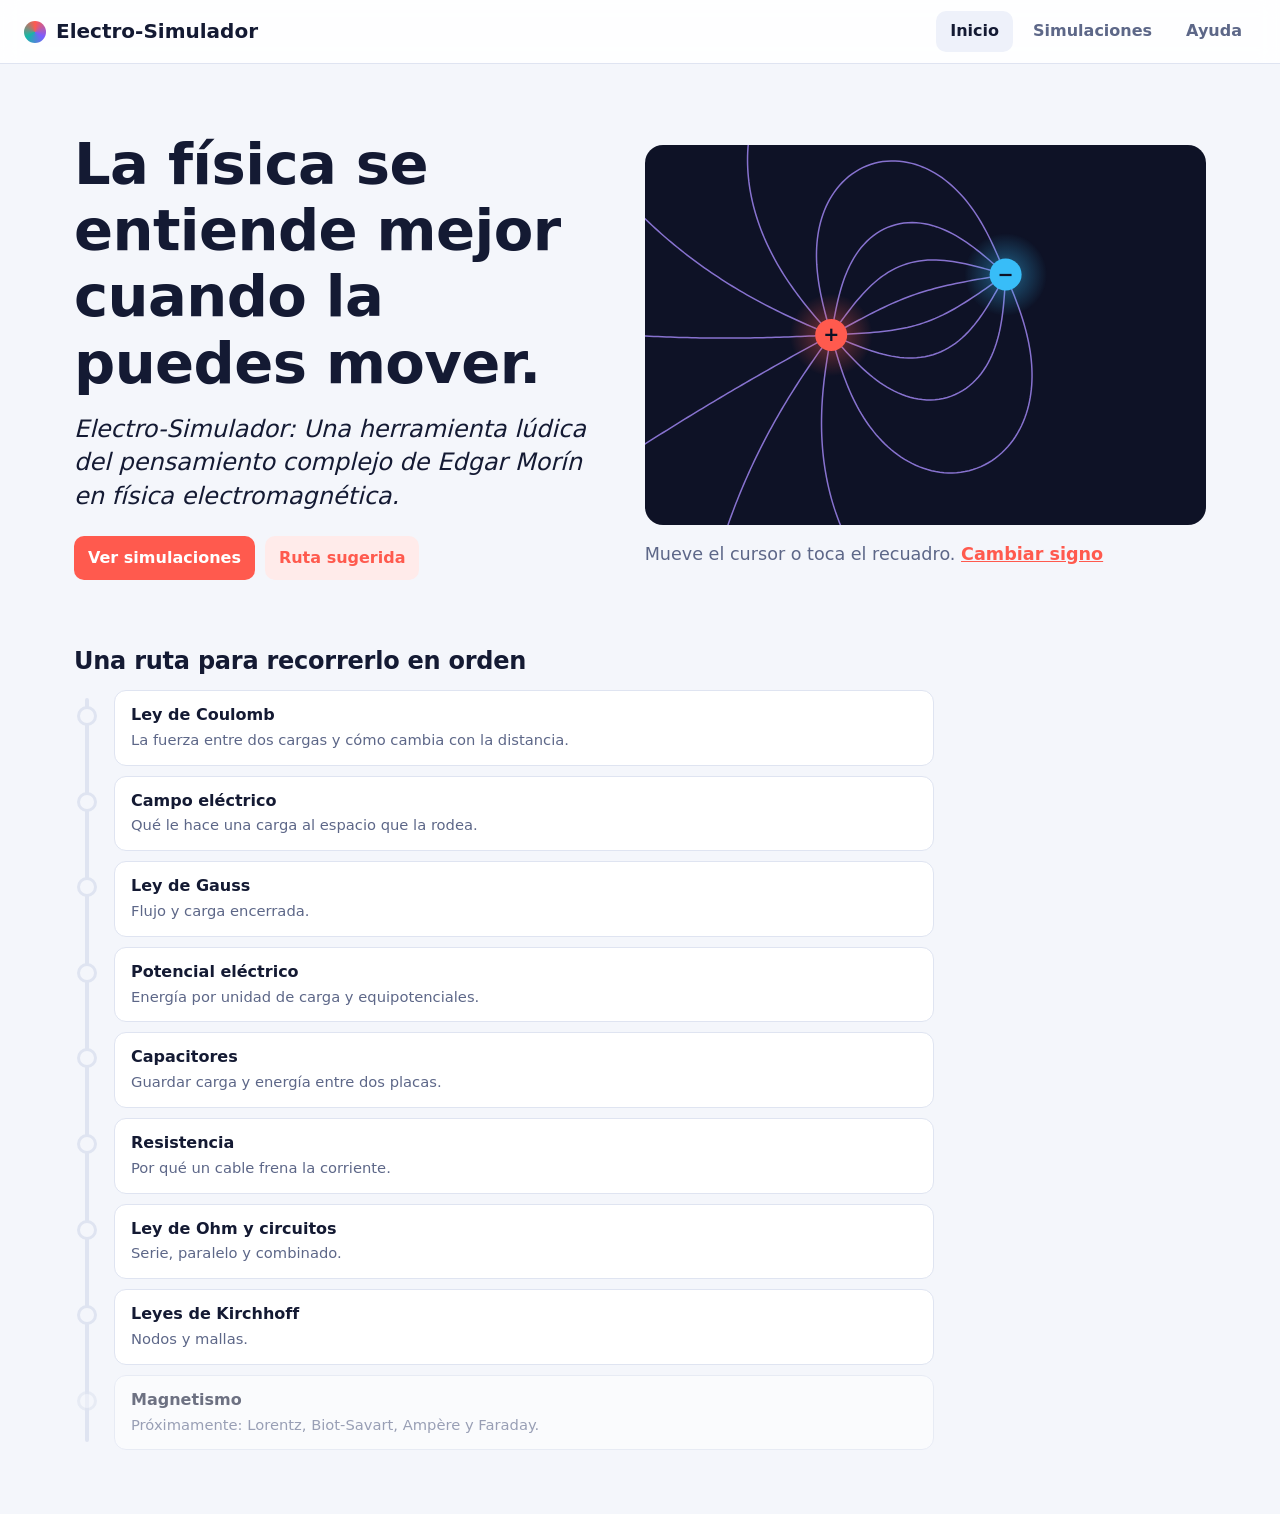
<file: index.html>
<!doctype html>
<html lang="es">
<head>
  <meta charset="utf-8">
  <meta name="viewport" content="width=device-width, initial-scale=1">
  <title>Electro-simulador · Laboratorio virtual de electromagnetismo</title>
  <link rel="stylesheet" href="css/base.css">
  <link rel="stylesheet" href="css/navbar.css">
  <link rel="stylesheet" href="css/pages.css">
</head>
<body data-root="./" data-page="inicio">
  <main class="container">
    <section class="home-hero">
      <div>
        <h1>La física se entiende mejor cuando la puedes mover.</h1>
        <p class="slogan">Electro-Simulador: Una herramienta lúdica del pensamiento complejo de Edgar Morín en física electromagnética.</p>
        <div class="cta-row">
          <a class="btn" href="simulaciones.html">Ver simulaciones</a>
          <a class="btn ghost" href="#ruta">Ruta sugerida</a>
        </div>
      </div>
      <div>
        <div class="home-stage"><canvas id="hero-canvas" aria-label="Campo eléctrico de dos cargas. Mueve el cursor para mover una de ellas."></canvas></div>
        <p class="hint home-hint">Mueve el cursor o toca el recuadro. <button type="button" class="linkbtn" id="hero-flip">Cambiar signo</button></p>
      </div>
    </section>

   

    <section id="ruta" aria-labelledby="ruta-h">
      <h2 id="ruta-h" class="route-h">Una ruta para recorrerlo en orden</h2>
      <ol class="route" id="route">
      <li><a href="simuladores/coulomb.html"><b>Ley de Coulomb</b><span>La fuerza entre dos cargas y cómo cambia con la distancia.</span></a></li>
      <li><a href="simuladores/campo-electrico.html"><b>Campo eléctrico</b><span>Qué le hace una carga al espacio que la rodea.</span></a></li>
      <li><a href="simuladores/gauss.html"><b>Ley de Gauss</b><span>Flujo y carga encerrada.</span></a></li>
      <li><a href="simuladores/potencial.html"><b>Potencial eléctrico</b><span>Energía por unidad de carga y equipotenciales.</span></a></li>
      <li><a href="simuladores/capacitores.html"><b>Capacitores</b><span>Guardar carga y energía entre dos placas.</span></a></li>
      <li><a href="simuladores/resistencia.html"><b>Resistencia</b><span>Por qué un cable frena la corriente.</span></a></li>
      <li><a href="simuladores/ohm.html"><b>Ley de Ohm y circuitos</b><span>Serie, paralelo y combinado.</span></a></li>
      <li><a href="simuladores/kirchhoff.html"><b>Leyes de Kirchhoff</b><span>Nodos y mallas.</span></a></li>
      <li class="soon"><div><b>Magnetismo</b><span>Próximamente: Lorentz, Biot-Savart, Ampère y Faraday.</span></div></li>
      </ol>
    </section>
  </main>
  <script src="js/core/constants.js"></script>
  <script src="js/core/theme.js"></script>
  <script src="js/core/engine.js"></script>
  <script src="js/core/draw.js"></script>
  <script src="js/core/field.js"></script>
  <script src="js/components/navbar.js"></script>
  <script src="js/pages/home.js"></script>
</body>
</html>
</file>
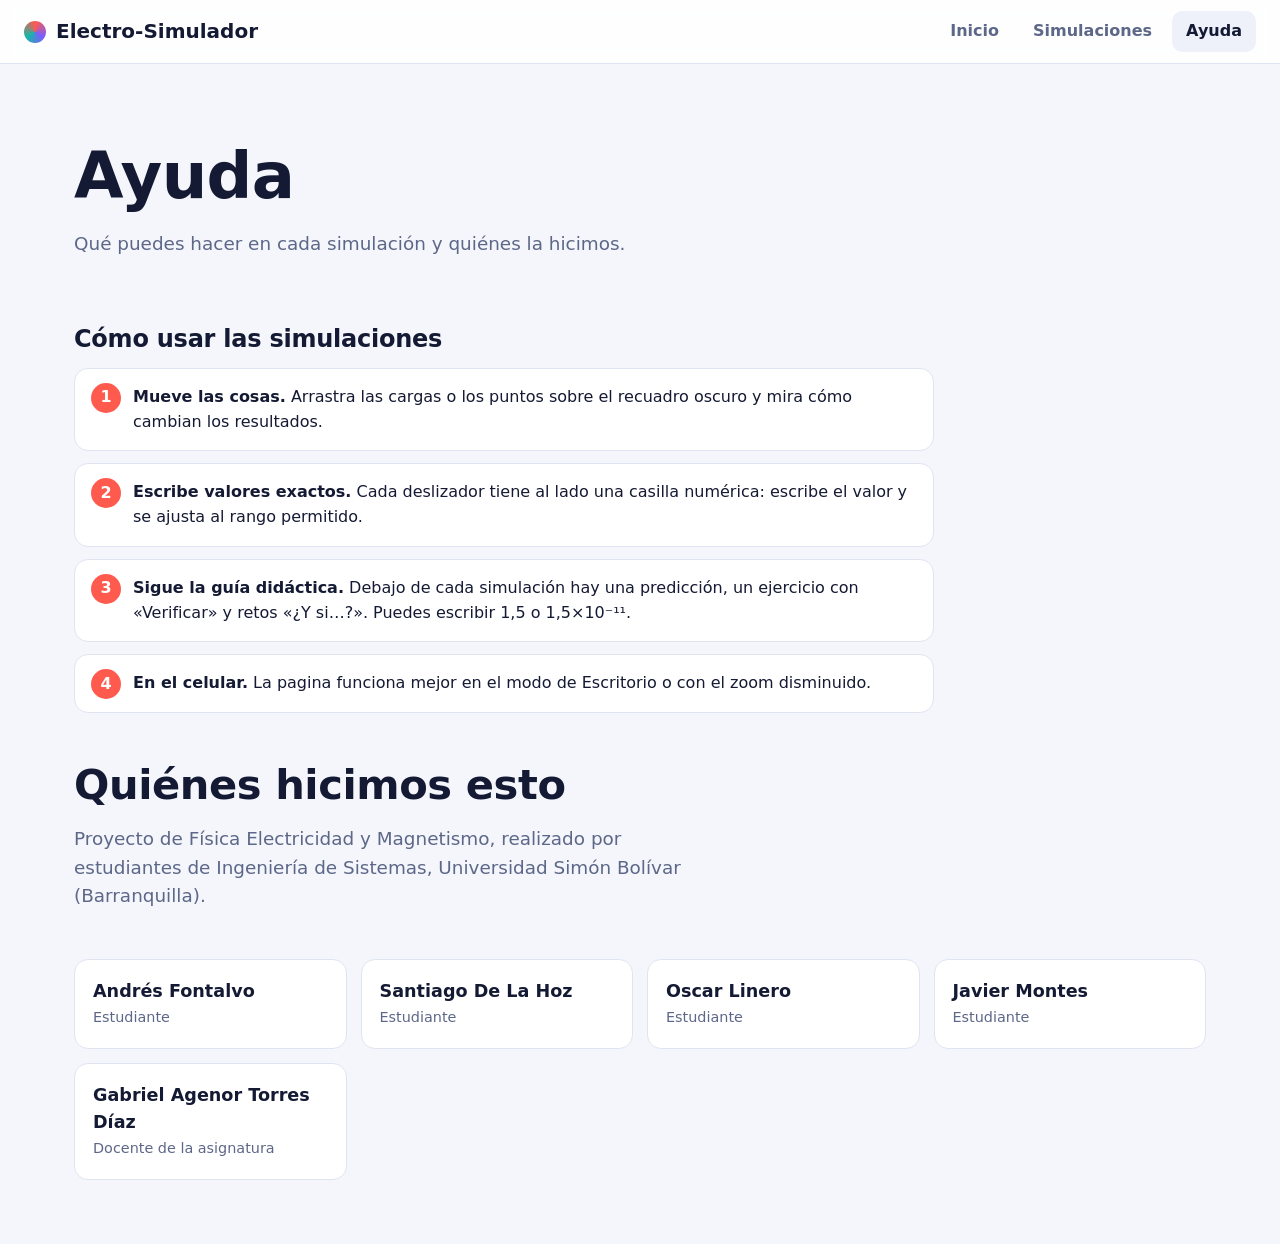
<file: ayuda.html>
<!doctype html>
<html lang="es">
<head>
  <meta charset="utf-8">
  <meta name="viewport" content="width=device-width, initial-scale=1">
  <title>Ayuda · Electro-Simulador</title>
  
  <link rel="stylesheet" href="css/base.css">
  <link rel="stylesheet" href="css/navbar.css">
  <link rel="stylesheet" href="css/pages.css">
</head>
<body data-root="./" data-page="ayuda">
  <main class="container">
    <section class="hero">
      <h1>Ayuda</h1>
      <p>Qué puedes hacer en cada simulación y quiénes la hicimos.</p>
    </section>
    <section class="how" aria-labelledby="uso-h">
      <h2 id="uso-h">Cómo usar las simulaciones</h2>
      <ol>
        <li><b>Mueve las cosas.</b> Arrastra las cargas o los puntos sobre el recuadro oscuro y mira cómo cambian los resultados.</li>
        <li><b>Escribe valores exactos.</b> Cada deslizador tiene al lado una casilla numérica: escribe el valor y se ajusta al rango permitido.</li>
        <li><b>Sigue la guía didáctica.</b> Debajo de cada simulación hay una predicción, un ejercicio con «Verificar» y retos «¿Y si…?». Puedes escribir 1,5 o 1,5×10⁻¹¹.</li>
        <li><b>En el celular.</b> La pagina funciona mejor en el modo de Escritorio o con el zoom disminuido.</li>
      </ol>
    </section>
    <section class="hero">
      <h2>Quiénes hicimos esto</h2>
      <p>Proyecto de Física Electricidad y Magnetismo, realizado por estudiantes de Ingeniería de Sistemas, Universidad Simón Bolívar (Barranquilla).</p>
    </section>
    <div class="help-grid">
      <div class="person"><b>Andrés Fontalvo</b><span>Estudiante</span></div>
      <div class="person"><b>Santiago De La Hoz</b><span>Estudiante</span></div>
      <div class="person"><b>Oscar Linero</b><span>Estudiante</span></div>
      <div class="person"><b>Javier Montes</b><span>Estudiante</span></div>
      <div class="person"><b>Gabriel Agenor Torres Díaz</b><span>Docente de la asignatura</span></div>
    </div>
  </main>
  <script src="js/data/sims.js"></script>
  <script src="js/components/navbar.js"></script>
  <script src="js/main.js"></script>
</body>
</html>
</file>
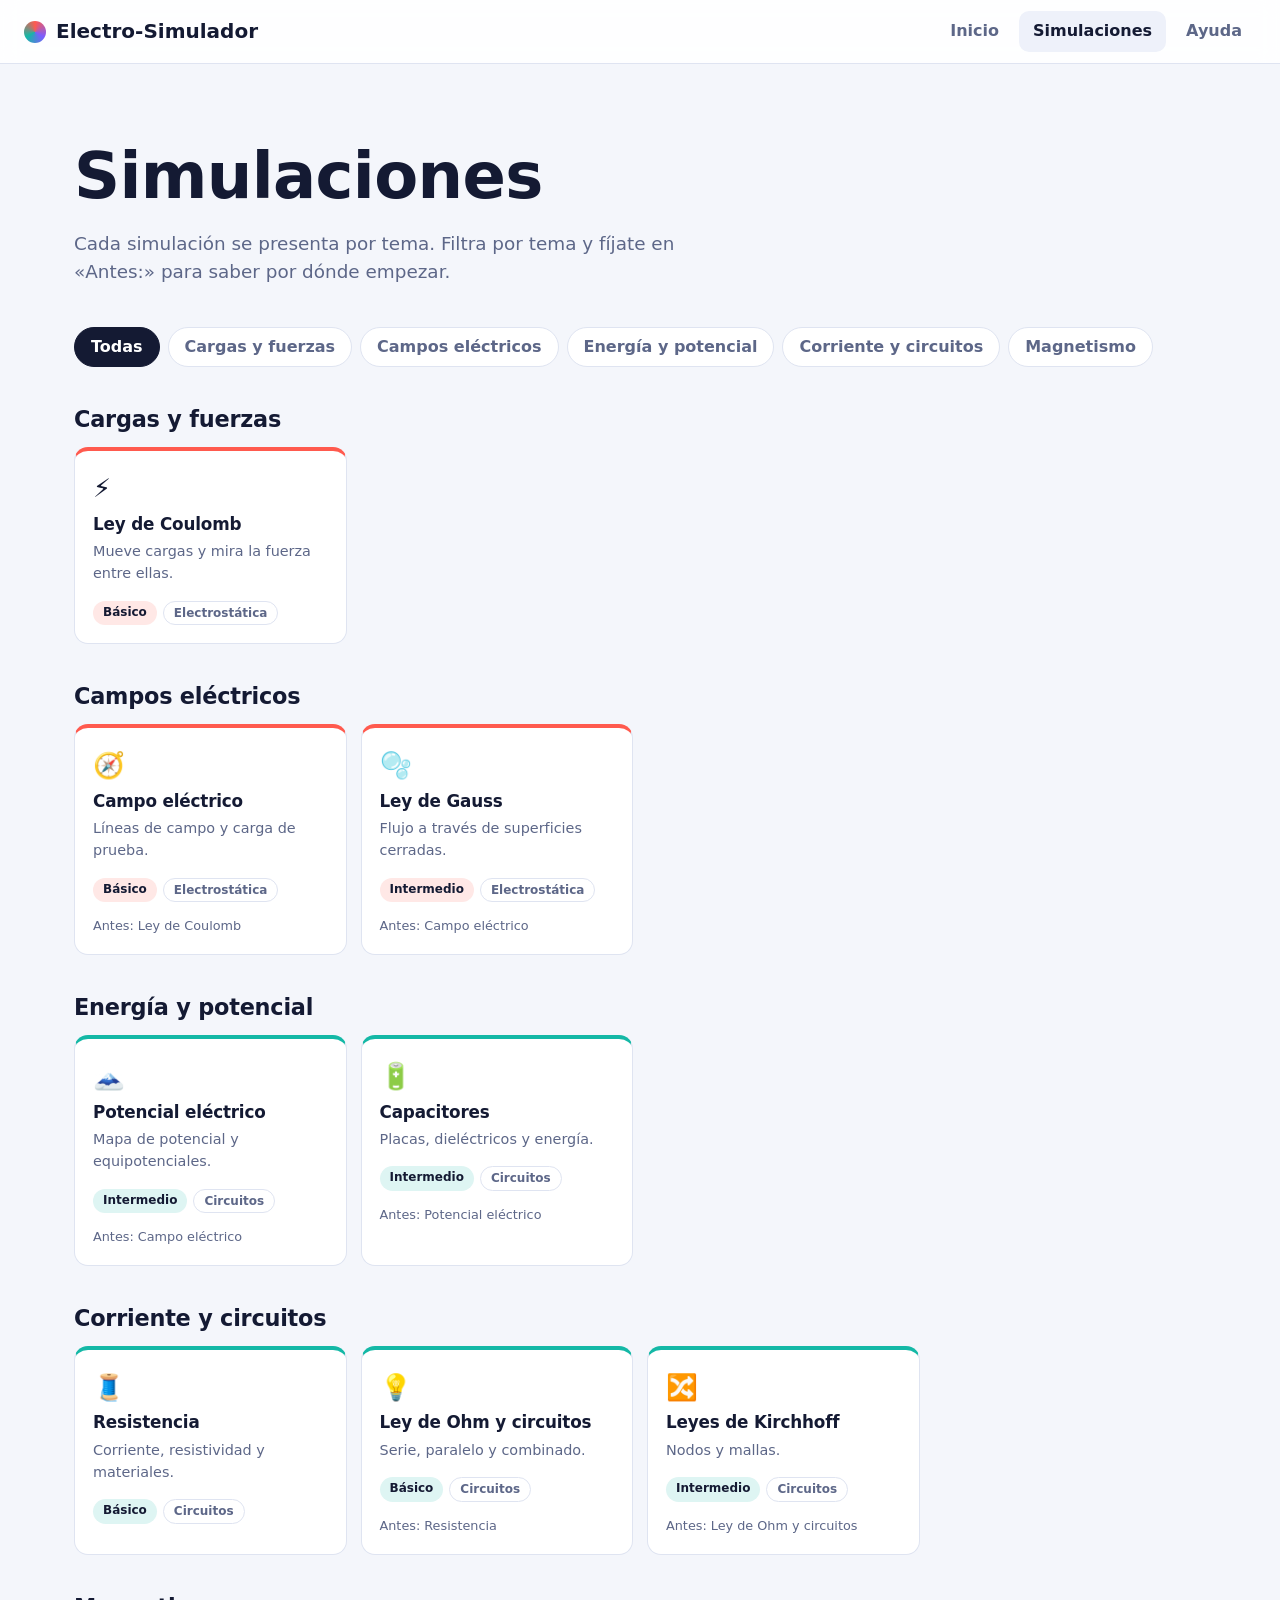
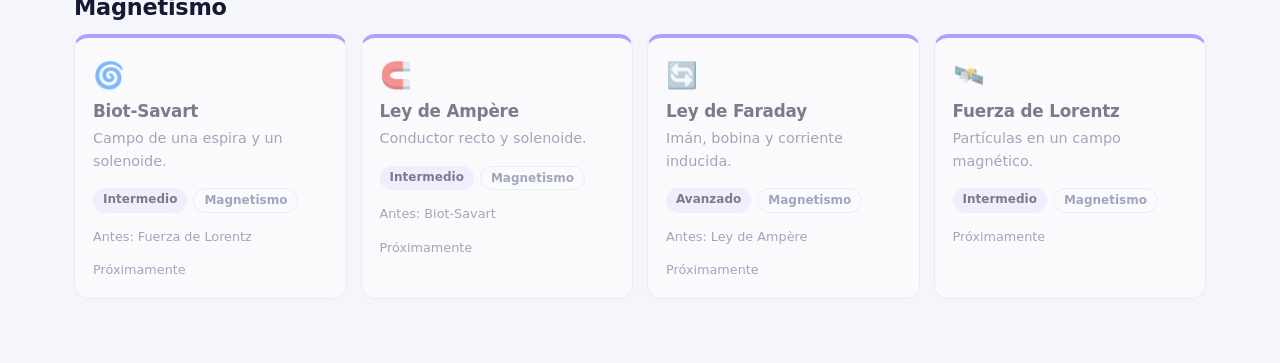
<file: simulaciones.html>
<!doctype html>
<html lang="es">
<head>
  <meta charset="utf-8">
  <meta name="viewport" content="width=device-width, initial-scale=1">
  <title>Simulaciones · Electro-simulador</title>
  <link rel="stylesheet" href="css/base.css">
  <link rel="stylesheet" href="css/navbar.css">
  <link rel="stylesheet" href="css/pages.css">
</head>
<body data-root="./" data-page="sim">
  <main class="container">
    <section class="hero">
      <h1>Simulaciones</h1>
      <p>Cada simulación se presenta por tema. Filtra por tema y fíjate en «Antes:» para saber por dónde empezar.</p>
    </section>
    <div class="chips" id="chips" role="group" aria-label="Filtrar por tema"></div>
    <div id="catalog"></div>
  </main>
  <script src="js/data/sims.js"></script>
  <script src="js/components/navbar.js"></script>
  <script src="js/pages/simulaciones.js"></script>
</body>
</html>
</file>
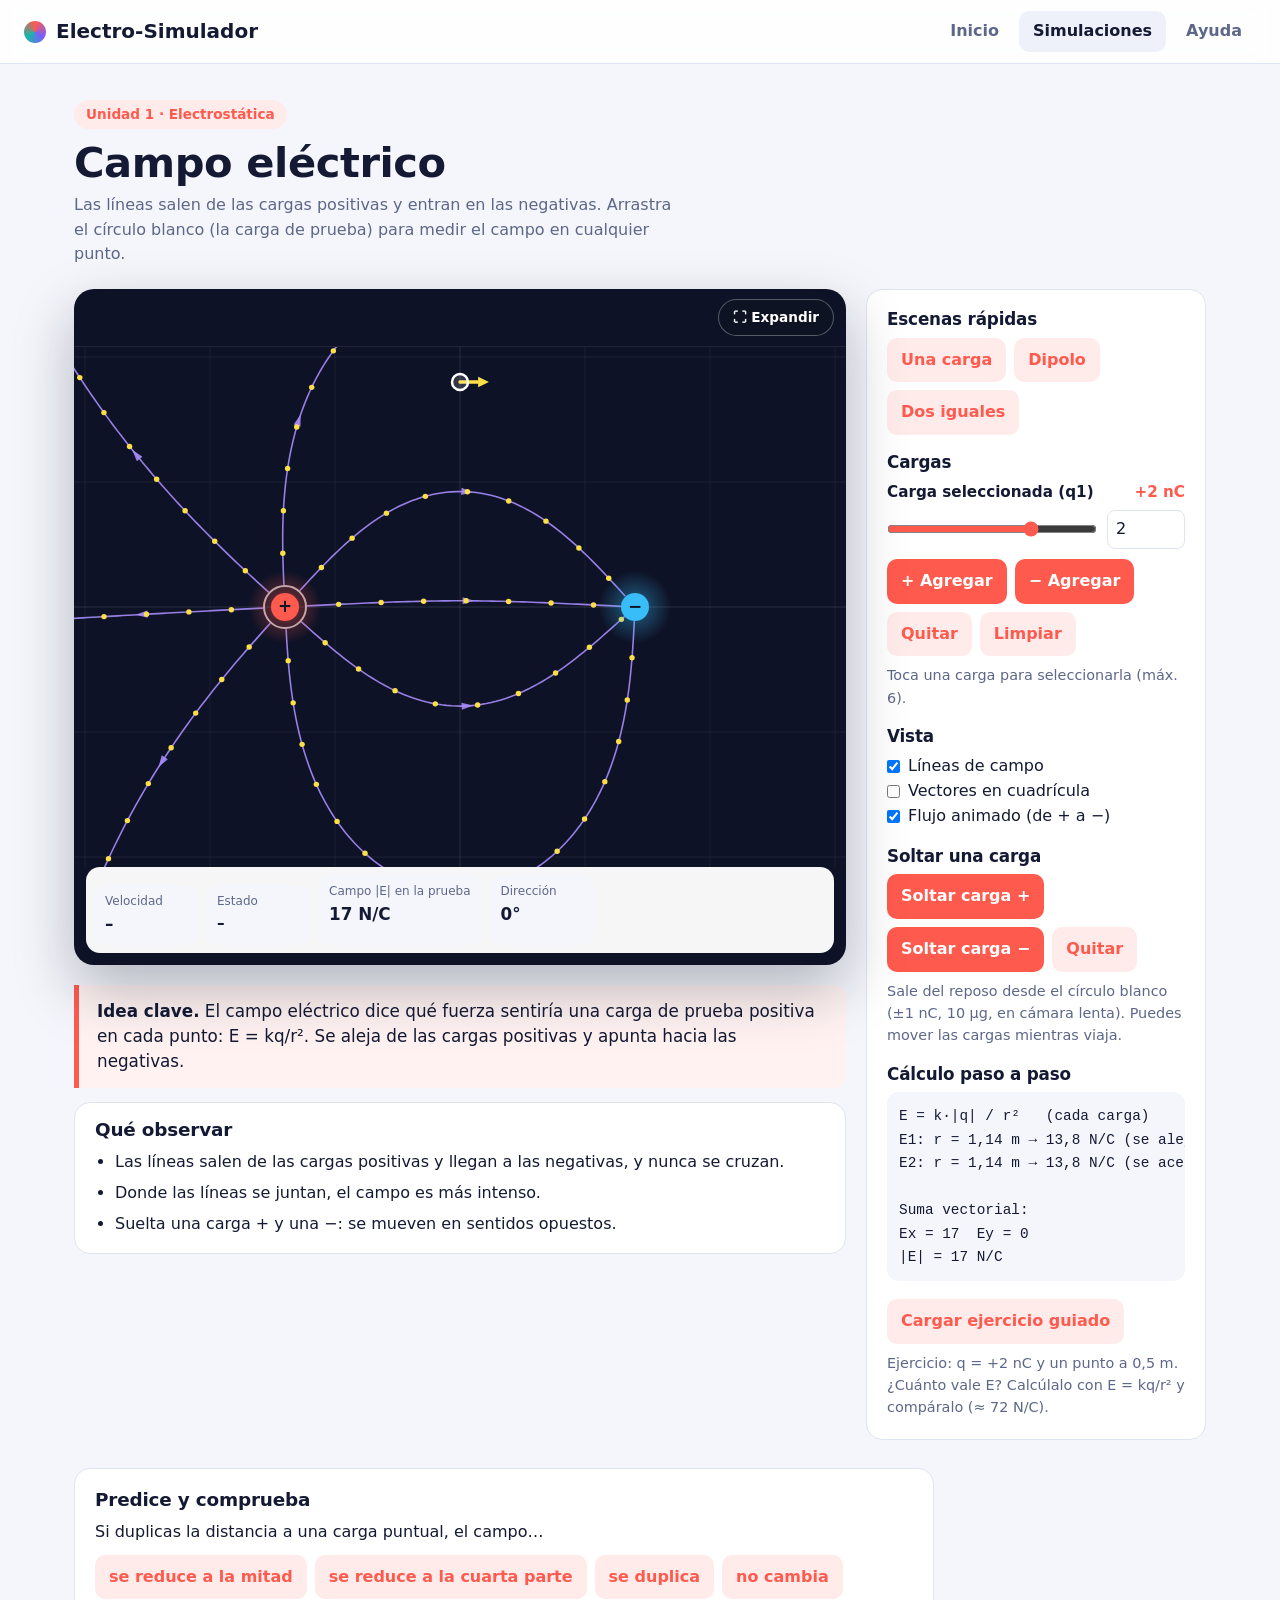
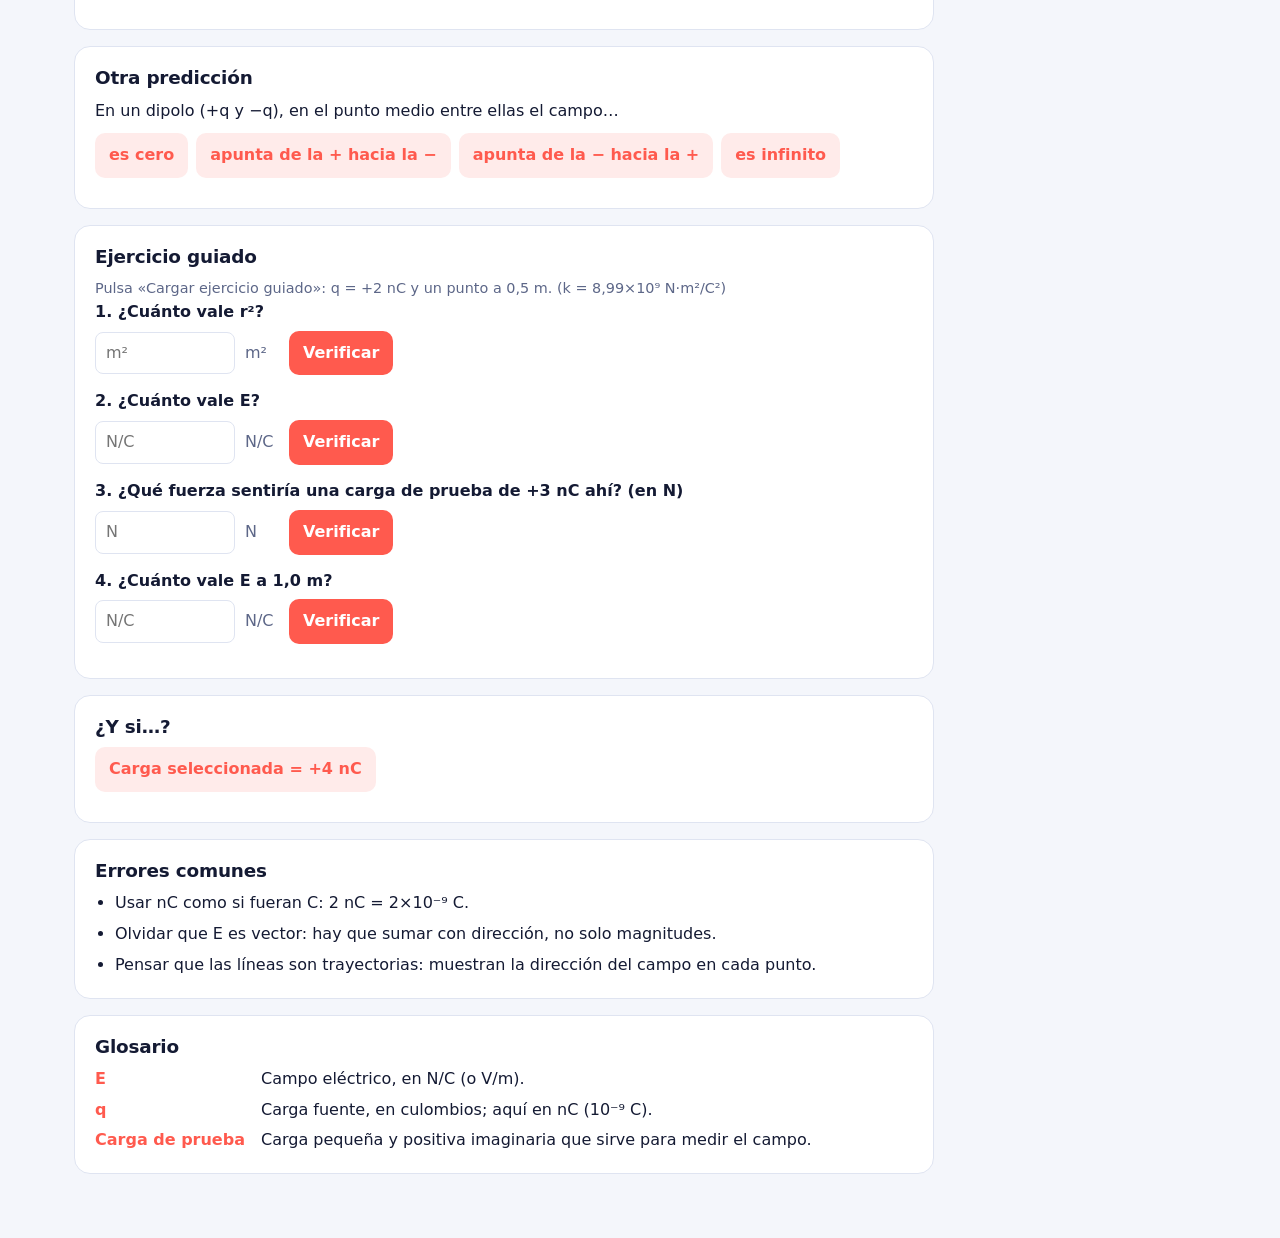
<file: simuladores/campo-electrico.html>
<!doctype html>
<html lang="es">
<head>
  <meta charset="utf-8">
  <meta name="viewport" content="width=device-width, initial-scale=1">
  <title>Campo eléctrico · Electro-simulador</title>
  
  <link rel="stylesheet" href="../css/base.css">
  <link rel="stylesheet" href="../css/navbar.css">
  <link rel="stylesheet" href="../css/pages.css">
</head>
<body data-root="../" data-page="sim">
  <main class="container" data-unit="1">
    <header class="sim-head">
      <span class="chip">Unidad 1 · Electrostática</span>
      <h1>Campo eléctrico</h1>
      <p>Las líneas salen de las cargas positivas y entran en las negativas. Arrastra el círculo blanco (la carga de prueba) para medir el campo en cualquier punto.</p>
    </header>

    <section class="sim-layout">
      <div class="sim-main">
        <div class="stage"><canvas id="stage" aria-label="Simulación de líneas de campo eléctrico"></canvas></div>
        <div class="sim-notes" id="didactic-top"></div>
      </div>

      <aside class="panel">
        <div>
          <h3>Escenas rápidas</h3>
          <div style="display:flex;gap:8px;flex-wrap:wrap">
            <button class="btn ghost" id="pUna" type="button">Una carga</button>
            <button class="btn ghost" id="pDipolo" type="button">Dipolo</button>
            <button class="btn ghost" id="pIguales" type="button">Dos iguales</button>
          </div>
        </div>

        <div>
          <h3>Cargas</h3>
          <div class="ctrl"><label for="qsel"><span id="qlabel">Carga seleccionada</span> <output id="qselv">–</output></label>
            <input id="qsel" type="range" min="-5" max="5" step="0.5" value="2"></div>
          <div style="display:flex;gap:8px;flex-wrap:wrap">
            <button class="btn" id="addPos" type="button">+ Agregar</button>
            <button class="btn" id="addNeg" type="button">− Agregar</button>
            <button class="btn ghost" id="del" type="button">Quitar</button>
            <button class="btn ghost" id="clear" type="button">Limpiar</button>
          </div>
          <p class="hint" style="margin-top:8px">Toca una carga para seleccionarla (máx. 6).</p>
        </div>

        <div>
          <h3>Vista</h3>
          <label style="display:flex;gap:8px;align-items:center"><input id="showLines" type="checkbox" checked> Líneas de campo</label>
          <label style="display:flex;gap:8px;align-items:center"><input id="showVec" type="checkbox"> Vectores en cuadrícula</label>
          <label style="display:flex;gap:8px;align-items:center"><input id="showFlow" type="checkbox" checked> Flujo animado (de + a −)</label>
        </div>

        <div>
          <h3>Soltar una carga</h3>
          <div style="display:flex;gap:8px;flex-wrap:wrap">
            <button class="btn" id="pPos" type="button">Soltar carga +</button>
            <button class="btn" id="pNeg" type="button">Soltar carga −</button>
            <button class="btn ghost" id="pStop" type="button">Quitar</button>
          </div>
          <p class="hint" style="margin-top:8px">Sale del reposo desde el círculo blanco (±1 nC, 10 µg, en cámara lenta). Puedes mover las cargas mientras viaja.</p>
          <div class="readout" style="margin-top:10px">
            <div class="stat"><span>Velocidad</span><b id="pv">–</b></div>
            <div class="stat"><span>Estado</span><b id="pst" style="font-size:.95rem">–</b></div>
          </div>
        </div>

        <div class="readout">
          <div class="stat"><span>Campo |E| en la prueba</span><b id="emag">–</b></div>
          <div class="stat"><span>Dirección</span><b id="eang">–</b></div>
        </div>

        <div>
          <h3>Cálculo paso a paso</h3>
          <div class="formula"><code id="formula" style="white-space:pre"></code></div>
        </div>

        <div>
          <button class="btn ghost" id="exercise" type="button">Cargar ejercicio guiado</button>
          <p class="hint" style="margin-top:8px">Ejercicio: q = +2 nC y un punto a 0,5 m. ¿Cuánto vale E? Calcúlalo con E = kq/r² y compáralo (≈ 72 N/C).</p>
        </div>
      </aside>
    </section>
  <section id="didactic" class="didactic" aria-label="Guía de aprendizaje"></section>
  <script type="application/json" id="didactic-data">{"idea": "El campo eléctrico dice qué fuerza sentiría una carga de prueba positiva en cada punto: E = kq/r². Se aleja de las cargas positivas y apunta hacia las negativas.", "observe": ["Las líneas salen de las cargas positivas y llegan a las negativas, y nunca se cruzan.", "Donde las líneas se juntan, el campo es más intenso.", "Suelta una carga + y una −: se mueven en sentidos opuestos."], "predict": [{"q": "Si duplicas la distancia a una carga puntual, el campo…", "options": ["se reduce a la mitad", "se reduce a la cuarta parte", "se duplica", "no cambia"], "correct": 1, "why": "E ∝ 1/r²: al duplicar r, E queda en 1/4."}, {"q": "En un dipolo (+q y −q), en el punto medio entre ellas el campo…", "options": ["es cero", "apunta de la + hacia la −", "apunta de la − hacia la +", "es infinito"], "correct": 1, "why": "Los dos aportes apuntan en el mismo sentido (alejándose de + y acercándose a −), así que se suman."}], "stepsIntro": "Pulsa «Cargar ejercicio guiado»: q = +2 nC y un punto a 0,5 m. (k = 8,99×10⁹ N·m²/C²)", "steps": [{"q": "¿Cuánto vale r²?", "answer": 0.25, "unit": "m²", "hint": "0,5 × 0,5.", "sol": "r² = 0,25 m²."}, {"q": "¿Cuánto vale E?", "answer": 71.9, "unit": "N/C", "hint": "E = 8,99×10⁹ · 2×10⁻⁹ / 0,25.", "sol": "E ≈ 72 N/C, apuntando hacia afuera de la carga positiva."}, {"q": "¿Qué fuerza sentiría una carga de prueba de +3 nC ahí? (en N)", "answer": 2.157e-07, "unit": "N", "hint": "F = qE = 3×10⁻⁹ · 71,9.", "sol": "F ≈ 2,16×10⁻⁷ N."}, {"q": "¿Cuánto vale E a 1,0 m?", "answer": 17.98, "unit": "N/C", "hint": "Al duplicar r, E baja a la cuarta parte.", "sol": "E ≈ 18,0 N/C."}], "challenges": [{"label": "Carga seleccionada = +4 nC", "set": {"qsel": 4}, "note": "Toca la carga para seleccionarla. Con +4 nC, E a 0,5 m ≈ 144 N/C: doble carga, doble campo."}], "mistakes": ["Usar nC como si fueran C: 2 nC = 2×10⁻⁹ C.", "Olvidar que E es vector: hay que sumar con dirección, no solo magnitudes.", "Pensar que las líneas son trayectorias: muestran la dirección del campo en cada punto."], "glossary": {"E": "Campo eléctrico, en N/C (o V/m).", "q": "Carga fuente, en culombios; aquí en nC (10⁻⁹ C).", "Carga de prueba": "Carga pequeña y positiva imaginaria que sirve para medir el campo."}}</script>
  </main>
  <script src="../js/data/sims.js"></script>
  <script src="../js/components/navbar.js"></script>
  <script src="../js/core/engine.js"></script>
  <script src="../js/core/theme.js"></script>
  <script src="../js/core/draw.js"></script>
  <script src="../js/core/constants.js"></script>
  <script src="../js/core/field.js"></script>
  <script src="../js/core/format.js"></script>
  <script src="../js/core/particle.js"></script>
  <script src="../js/sims/campo-electrico.js"></script>
  <script src="../js/components/numeric.js"></script>
  <script src="../js/components/expand.js"></script>
  <script src="../js/components/didactic.js"></script>
</body>
</html>
</file>
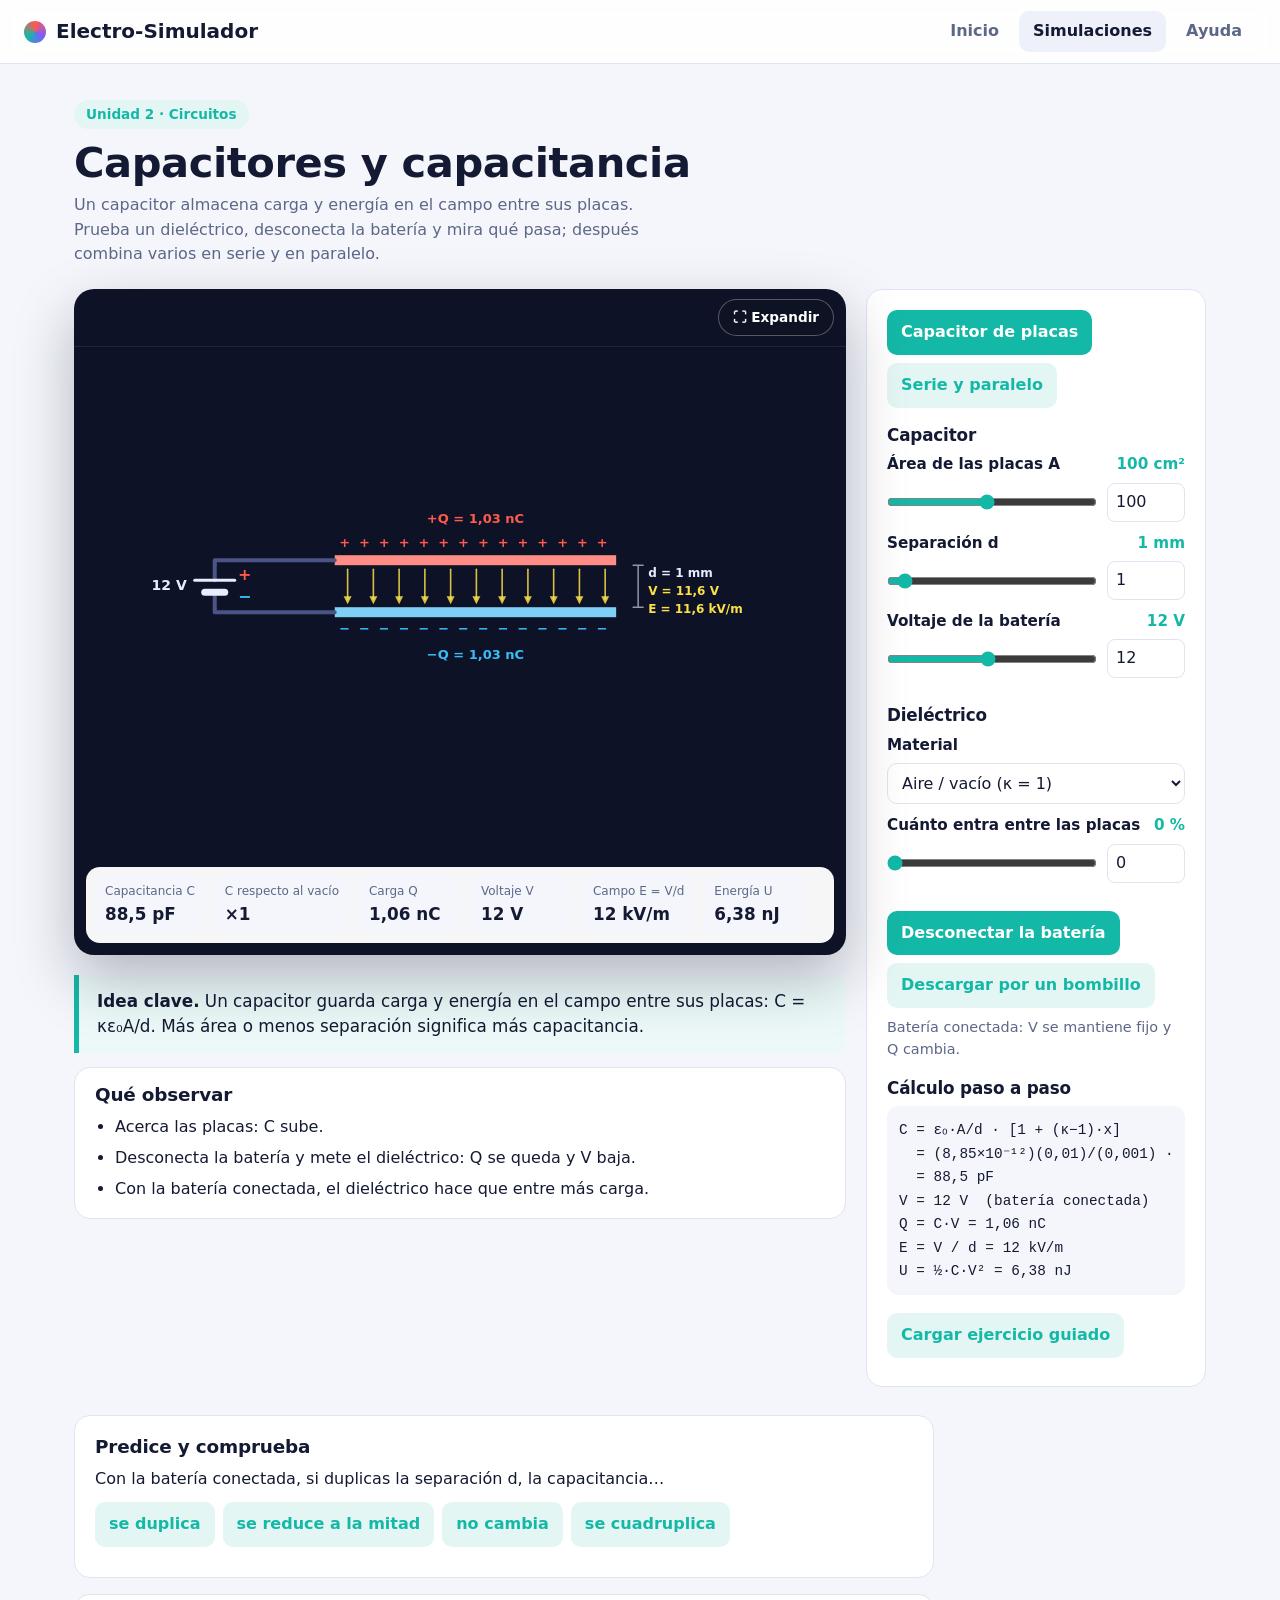
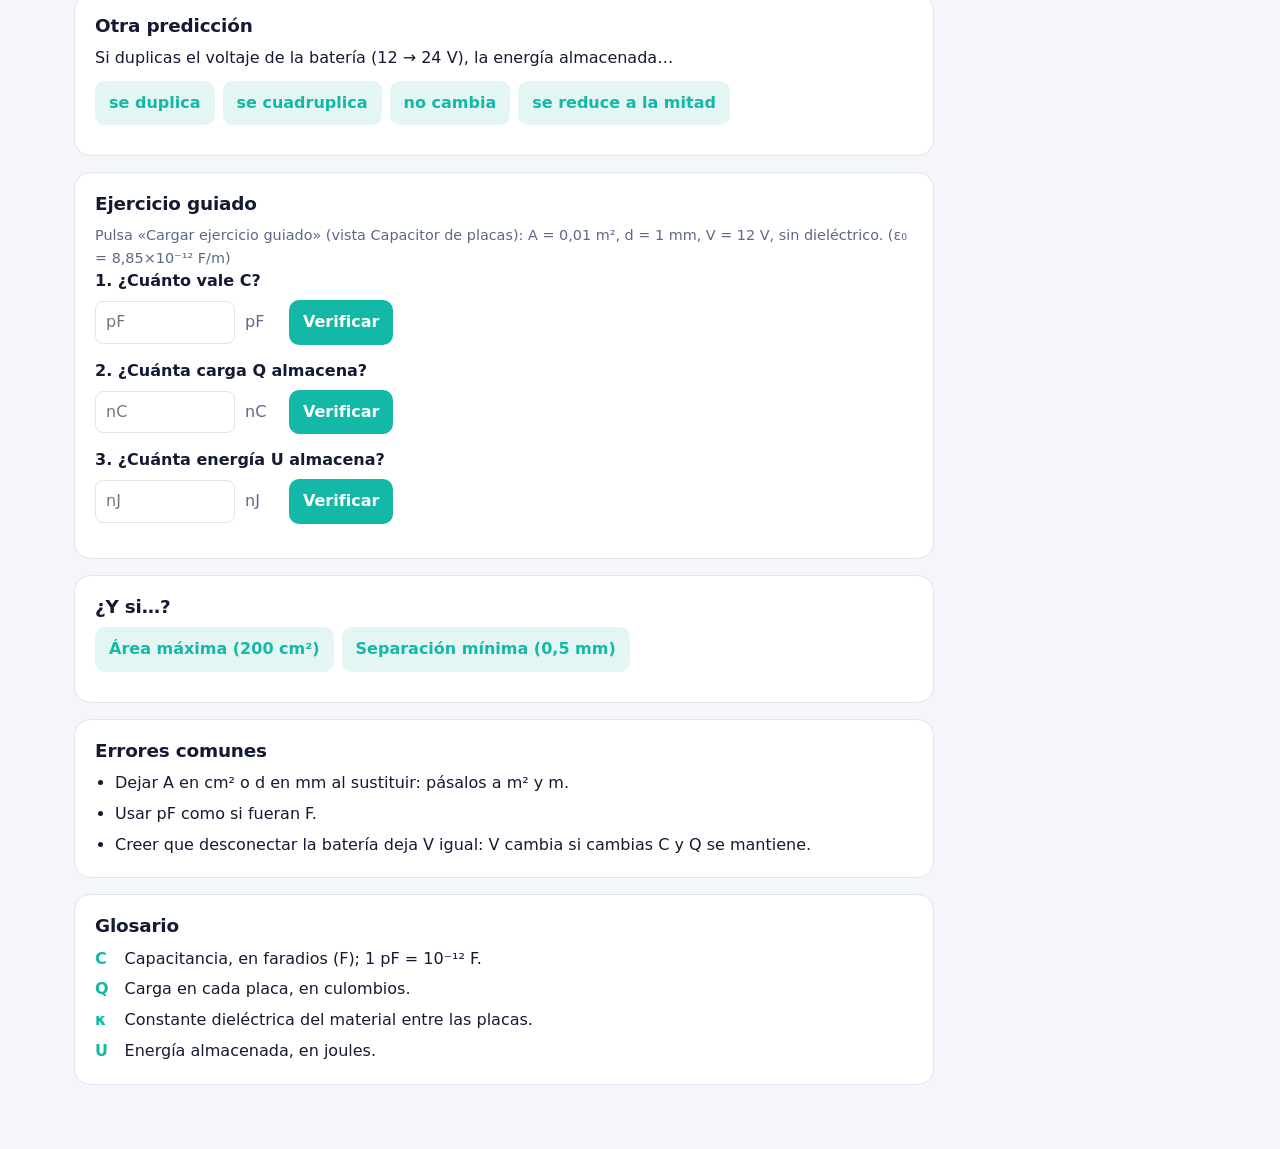
<file: simuladores/capacitores.html>
<!doctype html>
<html lang="es">
<head>
  <meta charset="utf-8">
  <meta name="viewport" content="width=device-width, initial-scale=1">
  <title>Capacitores · Electro-simulador</title>
  
  <link rel="stylesheet" href="../css/base.css">
  <link rel="stylesheet" href="../css/navbar.css">
  <link rel="stylesheet" href="../css/pages.css">
</head>
<body data-root="../" data-page="sim">
  <main class="container" data-unit="2">
    <header class="sim-head">
      <span class="chip">Unidad 2 · Circuitos</span>
      <h1>Capacitores y capacitancia</h1>
      <p>Un capacitor almacena carga y energía en el campo entre sus placas. Prueba un dieléctrico, desconecta la batería y mira qué pasa; después combina varios en serie y en paralelo.</p>
    </header>

    <section class="sim-layout">
      <div class="sim-main">
        <div class="stage"><canvas id="stage" aria-label="Capacitor de placas paralelas y combinaciones de capacitores"></canvas></div>
        <div class="sim-notes" id="didactic-top"></div>
      </div>

      <aside class="panel">
        <div class="seg">
          <button class="btn" id="tabP" type="button">Capacitor de placas</button>
          <button class="btn ghost" id="tabC" type="button">Serie y paralelo</button>
        </div>

        <!-- ===== Vista 1: placas ===== -->
        <div class="stack" id="v1">
          <div>
            <h3>Capacitor</h3>
            <div class="ctrl"><label for="A">Área de las placas A <output id="Av"></output></label>
              <input id="A" type="range" min="10" max="200" step="10" value="100"></div>
            <div class="ctrl"><label for="d">Separación d <output id="dv"></output></label>
              <input id="d" type="range" min="0.5" max="10" step="0.5" value="1"></div>
            <div class="ctrl"><label for="V">Voltaje de la batería <output id="Vv"></output></label>
              <input id="V" type="range" min="1" max="24" step="1" value="12"></div>
          </div>

          <div>
            <h3>Dieléctrico</h3>
            <div class="ctrl"><label for="diel">Material</label><select id="diel"></select></div>
            <div class="ctrl"><label for="x">Cuánto entra entre las placas <output id="xv"></output></label>
              <input id="x" type="range" min="0" max="100" step="10" value="0"></div>
          </div>

          <div>
            <div style="display:flex;gap:8px;flex-wrap:wrap">
              <button class="btn" id="pConn" type="button">Desconectar la batería</button>
              <button class="btn ghost" id="pDis" type="button">Descargar por un bombillo</button>
            </div>
            <p class="hint" id="pStatus" style="margin-top:8px"></p>
          </div>

          <div class="readout">
            <div class="stat"><span>Capacitancia C</span><b id="pC">–</b></div>
            <div class="stat"><span>C respecto al vacío</span><b id="pRatio">–</b></div>
            <div class="stat"><span>Carga Q</span><b id="pQ">–</b></div>
            <div class="stat"><span>Voltaje V</span><b id="pV">–</b></div>
            <div class="stat"><span>Campo E = V/d</span><b id="pE">–</b></div>
            <div class="stat"><span>Energía U</span><b id="pU">–</b></div>
          </div>

          <div>
            <h3>Cálculo paso a paso</h3>
            <div class="formula"><code id="pFormula" style="white-space:pre"></code></div>
          </div>

          <div>
            <button class="btn ghost" id="pEx" type="button">Cargar ejercicio guiado</button>
            <p class="hint" style="margin-top:8px" id="pHint"></p>
          </div>
        </div>

        <!-- ===== Vista 2: combinaciones ===== -->
        <div class="stack" id="v2" hidden>
          <div>
            <h3>Tipo de conexión</h3>
            <div class="seg">
              <button class="btn" id="mSerie" type="button">Serie</button>
              <button class="btn ghost" id="mPar" type="button">Paralelo</button>
              <button class="btn ghost" id="mComb" type="button">Combinado</button>
            </div>
            <p class="hint" style="margin-top:8px">Combinado: C₁ en serie con C₂ ∥ C₃.</p>
          </div>

          <div>
            <h3>Valores</h3>
            <div class="ctrl"><label for="Vc">Voltaje de la batería <output id="Vcv"></output></label>
              <input id="Vc" type="range" min="1" max="24" step="1" value="12"></div>
            <div class="ctrl"><label for="c1">C₁ <output id="c1v"></output></label><input id="c1" type="range" min="5" max="100" step="5" value="10"></div>
            <div class="ctrl"><label for="c2">C₂ <output id="c2v"></output></label><input id="c2" type="range" min="5" max="100" step="5" value="20"></div>
            <div class="ctrl"><label for="c3">C₃ <output id="c3v"></output></label><input id="c3" type="range" min="5" max="100" step="5" value="60"></div>
          </div>

          <div class="readout">
            <div class="stat"><span>C equivalente</span><b id="cEq">–</b></div>
            <div class="stat"><span>Carga total</span><b id="cQ">–</b></div>
            <div class="stat" style="grid-column:1/-1"><span>Energía total</span><b id="cU">–</b></div>
          </div>

          <div id="cTbl"></div>

          <div>
            <h3>Cálculo paso a paso</h3>
            <div class="formula"><code id="cFormula" style="white-space:pre"></code></div>
          </div>

          <div>
            <button class="btn ghost" id="cEx" type="button">Cargar ejercicio guiado</button>
            <p class="hint" style="margin-top:8px" id="cHint"></p>
          </div>
        </div>
      </aside>
    </section>
  <section id="didactic" class="didactic" aria-label="Guía de aprendizaje"></section>
  <script type="application/json" id="didactic-data">{"idea": "Un capacitor guarda carga y energía en el campo entre sus placas: C = κε₀A/d. Más área o menos separación significa más capacitancia.", "observe": ["Acerca las placas: C sube.", "Desconecta la batería y mete el dieléctrico: Q se queda y V baja.", "Con la batería conectada, el dieléctrico hace que entre más carga."], "predict": [{"q": "Con la batería conectada, si duplicas la separación d, la capacitancia…", "options": ["se duplica", "se reduce a la mitad", "no cambia", "se cuadruplica"], "correct": 1, "why": "C = ε₀A/d es inversamente proporcional a d.", "try": {"label": "Probarlo: d = 2 mm", "set": {"d": 2}}}, {"q": "Si duplicas el voltaje de la batería (12 → 24 V), la energía almacenada…", "options": ["se duplica", "se cuadruplica", "no cambia", "se reduce a la mitad"], "correct": 1, "why": "U = ½CV² depende de V al cuadrado.", "try": {"label": "Probarlo: V = 24 V", "set": {"V": 24}}}], "stepsIntro": "Pulsa «Cargar ejercicio guiado» (vista Capacitor de placas): A = 0,01 m², d = 1 mm, V = 12 V, sin dieléctrico. (ε₀ = 8,85×10⁻¹² F/m)", "steps": [{"q": "¿Cuánto vale C?", "answer": 88.54, "unit": "pF", "hint": "C = ε₀A/d = 8,85×10⁻¹² · 0,01 / 0,001.", "sol": "C ≈ 88,5 pF."}, {"q": "¿Cuánta carga Q almacena?", "answer": 1.0625, "unit": "nC", "hint": "Q = CV = 88,5 pF · 12 V.", "sol": "Q ≈ 1,06 nC."}, {"q": "¿Cuánta energía U almacena?", "answer": 6.375, "unit": "nJ", "hint": "U = ½CV² = ½ · 88,5×10⁻¹² · 144.", "sol": "U ≈ 6,38 nJ."}], "challenges": [{"label": "Área máxima (200 cm²)", "set": {"A": 200}, "note": "C se duplica: ≈ 177 pF."}, {"label": "Separación mínima (0,5 mm)", "set": {"d": 0.5}, "note": "C se duplica: ≈ 177 pF."}], "mistakes": ["Dejar A en cm² o d en mm al sustituir: pásalos a m² y m.", "Usar pF como si fueran F.", "Creer que desconectar la batería deja V igual: V cambia si cambias C y Q se mantiene."], "glossary": {"C": "Capacitancia, en faradios (F); 1 pF = 10⁻¹² F.", "Q": "Carga en cada placa, en culombios.", "κ": "Constante dieléctrica del material entre las placas.", "U": "Energía almacenada, en joules."}}</script>
  </main>
  <script src="../js/data/sims.js"></script>
  <script src="../js/components/navbar.js"></script>
  <script src="../js/core/engine.js"></script>
  <script src="../js/core/theme.js"></script>
  <script src="../js/core/draw.js"></script>
  <script src="../js/core/constants.js"></script>
  <script src="../js/core/capacitors.js"></script>
  <script src="../js/core/format.js"></script>
  <script src="../js/sims/capacitores.js"></script>
  <script src="../js/components/numeric.js"></script>
  <script src="../js/components/expand.js"></script>
  <script src="../js/components/didactic.js"></script>
</body>
</html>
</file>
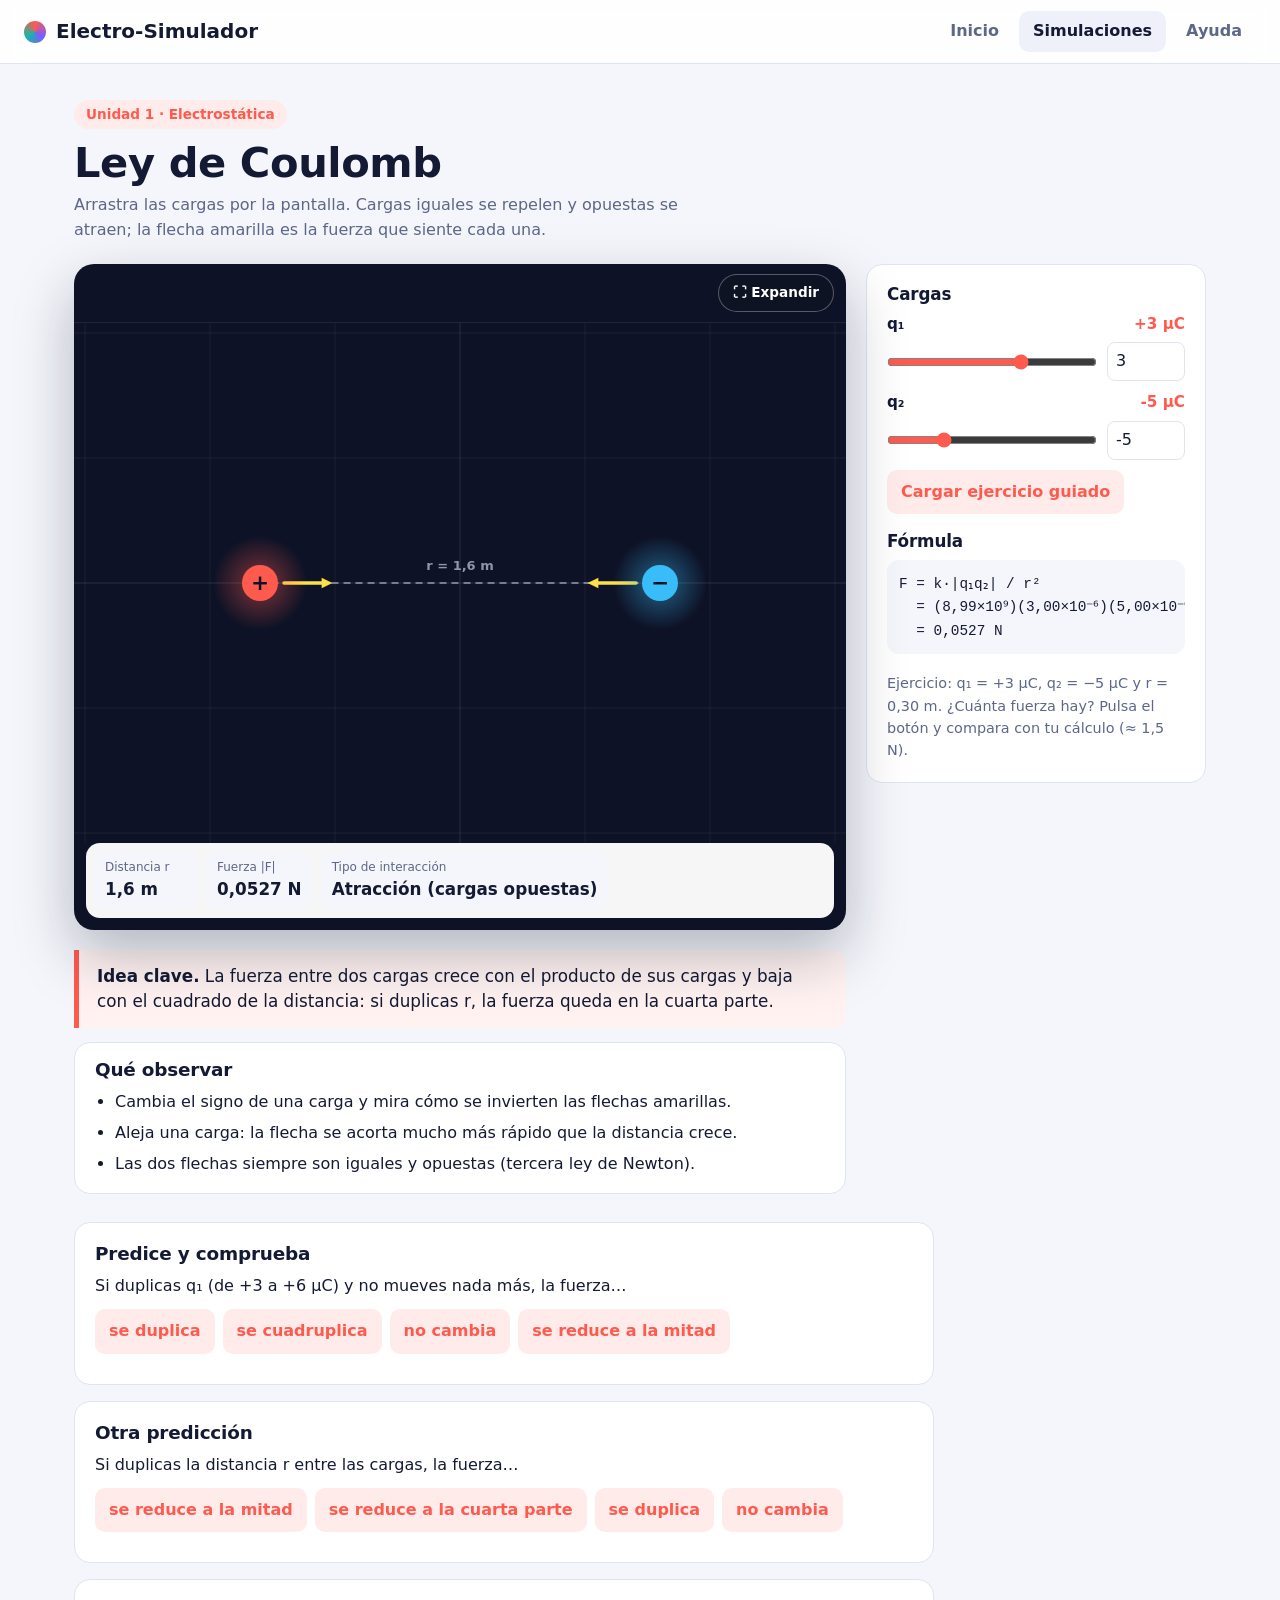
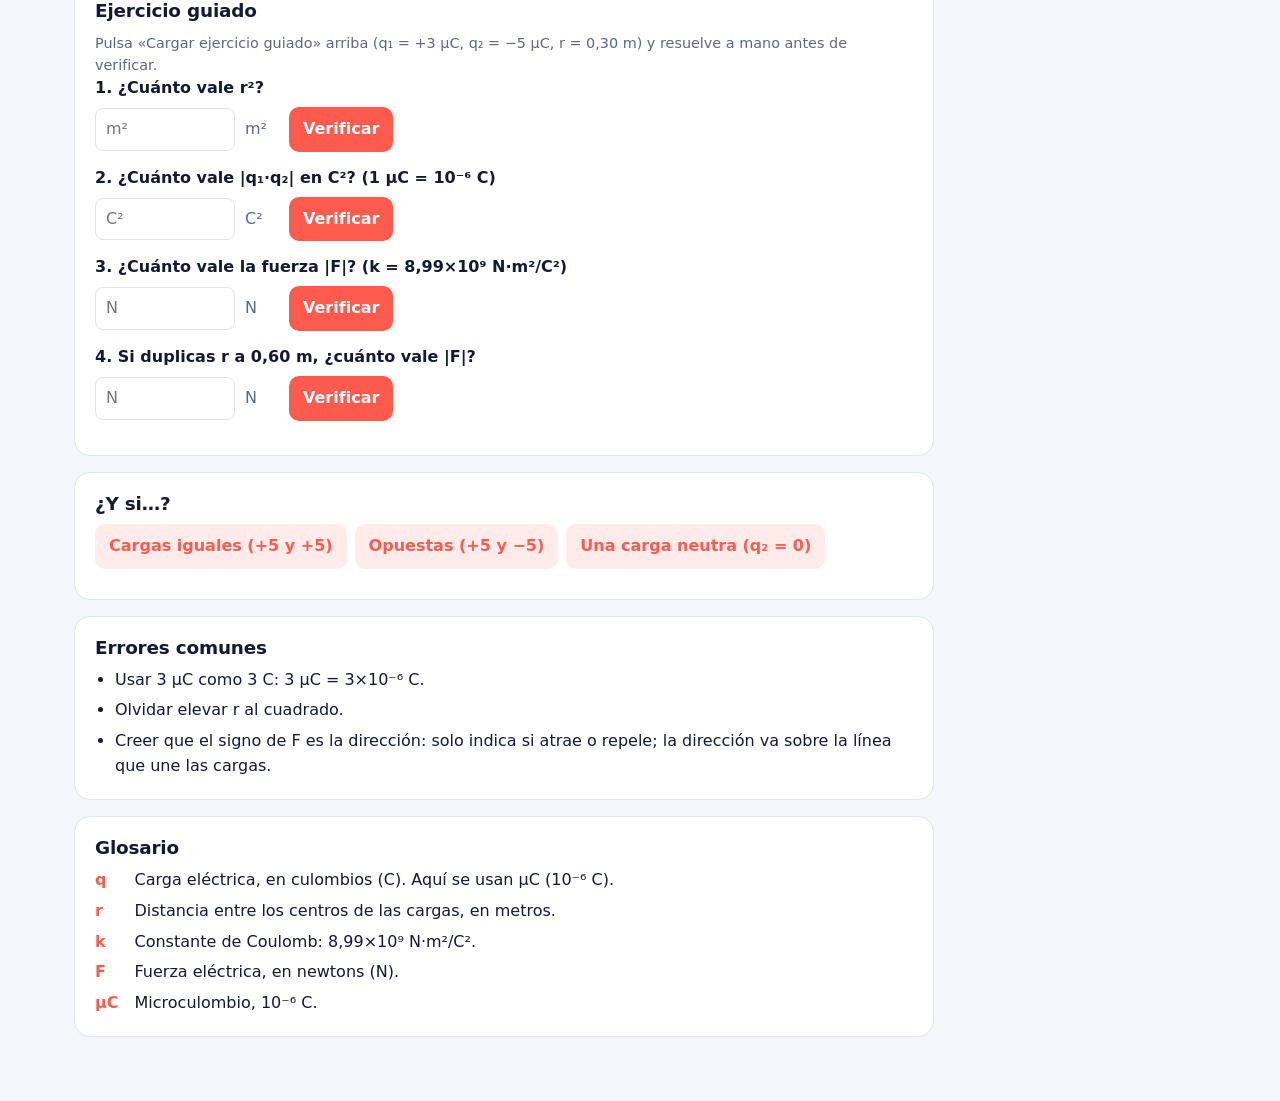
<file: simuladores/coulomb.html>
<!doctype html>
<html lang="es">
<head>
  <meta charset="utf-8">
  <meta name="viewport" content="width=device-width, initial-scale=1">
  <title>Ley de Coulomb · Electro-simulador</title>
  
  <link rel="stylesheet" href="../css/base.css">
  <link rel="stylesheet" href="../css/navbar.css">
  <link rel="stylesheet" href="../css/pages.css">
</head>
<body data-root="../" data-page="sim">
  <main class="container" data-unit="1">
    <header class="sim-head">
      <span class="chip">Unidad 1 · Electrostática</span>
      <h1>Ley de Coulomb</h1>
      <p>Arrastra las cargas por la pantalla. Cargas iguales se repelen y opuestas se atraen; la flecha amarilla es la fuerza que siente cada una.</p>
    </header>

    <section class="sim-layout">
      <div class="sim-main">
        <div class="stage"><canvas id="stage" aria-label="Simulación de dos cargas eléctricas"></canvas></div>
        <div class="sim-notes" id="didactic-top"></div>
      </div>

      <aside class="panel">
        <div>
          <h3>Cargas</h3>
          <div class="ctrl"><label for="q1">q₁ <output id="q1v"></output></label>
            <input id="q1" type="range" min="-10" max="10" step="0.5" value="3"></div>
          <div class="ctrl"><label for="q2">q₂ <output id="q2v"></output></label>
            <input id="q2" type="range" min="-10" max="10" step="0.5" value="-5"></div>
          <button class="btn ghost" id="exercise" type="button">Cargar ejercicio guiado</button>
        </div>

        <div class="readout">
          <div class="stat"><span>Distancia r</span><b id="r">–</b></div>
          <div class="stat"><span>Fuerza |F|</span><b id="f">–</b></div>
          <div class="stat" style="grid-column:1/-1"><span>Tipo de interacción</span><b id="kind">–</b></div>
        </div>

        <div>
          <h3>Fórmula</h3>
          <div class="formula"><code id="formula"></code></div>
        </div>

        <p class="hint">Ejercicio: q₁ = +3 µC, q₂ = −5 µC y r = 0,30 m. ¿Cuánta fuerza hay? Pulsa el botón y compara con tu cálculo (≈ 1,5 N).</p>
      </aside>
    </section>
  <section id="didactic" class="didactic" aria-label="Guía de aprendizaje"></section>
  <script type="application/json" id="didactic-data">{"idea": "La fuerza entre dos cargas crece con el producto de sus cargas y baja con el cuadrado de la distancia: si duplicas r, la fuerza queda en la cuarta parte.", "observe": ["Cambia el signo de una carga y mira cómo se invierten las flechas amarillas.", "Aleja una carga: la flecha se acorta mucho más rápido que la distancia crece.", "Las dos flechas siempre son iguales y opuestas (tercera ley de Newton)."], "predict": [{"q": "Si duplicas q₁ (de +3 a +6 µC) y no mueves nada más, la fuerza…", "options": ["se duplica", "se cuadruplica", "no cambia", "se reduce a la mitad"], "correct": 0, "why": "F = k|q₁q₂|/r² es directamente proporcional a q₁.", "try": {"label": "Probarlo: poner q₁ = +6 µC", "set": {"q1": 6}}}, {"q": "Si duplicas la distancia r entre las cargas, la fuerza…", "options": ["se reduce a la mitad", "se reduce a la cuarta parte", "se duplica", "no cambia"], "correct": 1, "why": "r está al cuadrado: (2r)² = 4r², así que F queda en 1/4. Compruébalo arrastrando una carga y mirando la fórmula."}], "stepsIntro": "Pulsa «Cargar ejercicio guiado» arriba (q₁ = +3 µC, q₂ = −5 µC, r = 0,30 m) y resuelve a mano antes de verificar.", "steps": [{"q": "¿Cuánto vale r²?", "answer": 0.09, "unit": "m²", "hint": "r = 0,30 m, así que r² = 0,30 × 0,30.", "sol": "r² = 0,09 m²."}, {"q": "¿Cuánto vale |q₁·q₂| en C²? (1 µC = 10⁻⁶ C)", "answer": 1.5e-11, "unit": "C²", "hint": "(3×10⁻⁶)·(5×10⁻⁶) = 15×10⁻¹² = 1,5×10⁻¹¹.", "sol": "|q₁q₂| = 1,5×10⁻¹¹ C²."}, {"q": "¿Cuánto vale la fuerza |F|? (k = 8,99×10⁹ N·m²/C²)", "answer": 1.498, "unit": "N", "tol": 0.03, "hint": "F = k·|q₁q₂|/r² = 8,99×10⁹ · 1,5×10⁻¹¹ / 0,09.", "sol": "F ≈ 1,50 N. Es atractiva porque las cargas tienen signos opuestos."}, {"q": "Si duplicas r a 0,60 m, ¿cuánto vale |F|?", "answer": 0.3745, "unit": "N", "hint": "Divide la fuerza anterior entre 2² = 4.", "sol": "F ≈ 0,375 N: la cuarta parte."}], "challenges": [{"label": "Cargas iguales (+5 y +5)", "set": {"q1": 5, "q2": 5}, "note": "Mismo signo: las flechas se alejan, hay repulsión."}, {"label": "Opuestas (+5 y −5)", "set": {"q1": 5, "q2": -5}, "note": "Signos opuestos: atracción, con la mayor fuerza posible en este rango."}, {"label": "Una carga neutra (q₂ = 0)", "set": {"q1": 5, "q2": 0}, "note": "Sin carga en q₂ no hay fuerza: F = 0."}], "mistakes": ["Usar 3 µC como 3 C: 3 µC = 3×10⁻⁶ C.", "Olvidar elevar r al cuadrado.", "Creer que el signo de F es la dirección: solo indica si atrae o repele; la dirección va sobre la línea que une las cargas."], "glossary": {"q": "Carga eléctrica, en culombios (C). Aquí se usan µC (10⁻⁶ C).", "r": "Distancia entre los centros de las cargas, en metros.", "k": "Constante de Coulomb: 8,99×10⁹ N·m²/C².", "F": "Fuerza eléctrica, en newtons (N).", "µC": "Microculombio, 10⁻⁶ C."}}</script>
  </main>
  <script src="../js/data/sims.js"></script>
  <script src="../js/components/navbar.js"></script>
  <script src="../js/core/engine.js"></script>
  <script src="../js/core/theme.js"></script>
  <script src="../js/core/draw.js"></script>
  <script src="../js/core/constants.js"></script>
  <script src="../js/core/format.js"></script>
  <script src="../js/sims/coulomb.js"></script>
  <script src="../js/components/numeric.js"></script>
  <script src="../js/components/expand.js"></script>
  <script src="../js/components/didactic.js"></script>
</body>
</html>
</file>
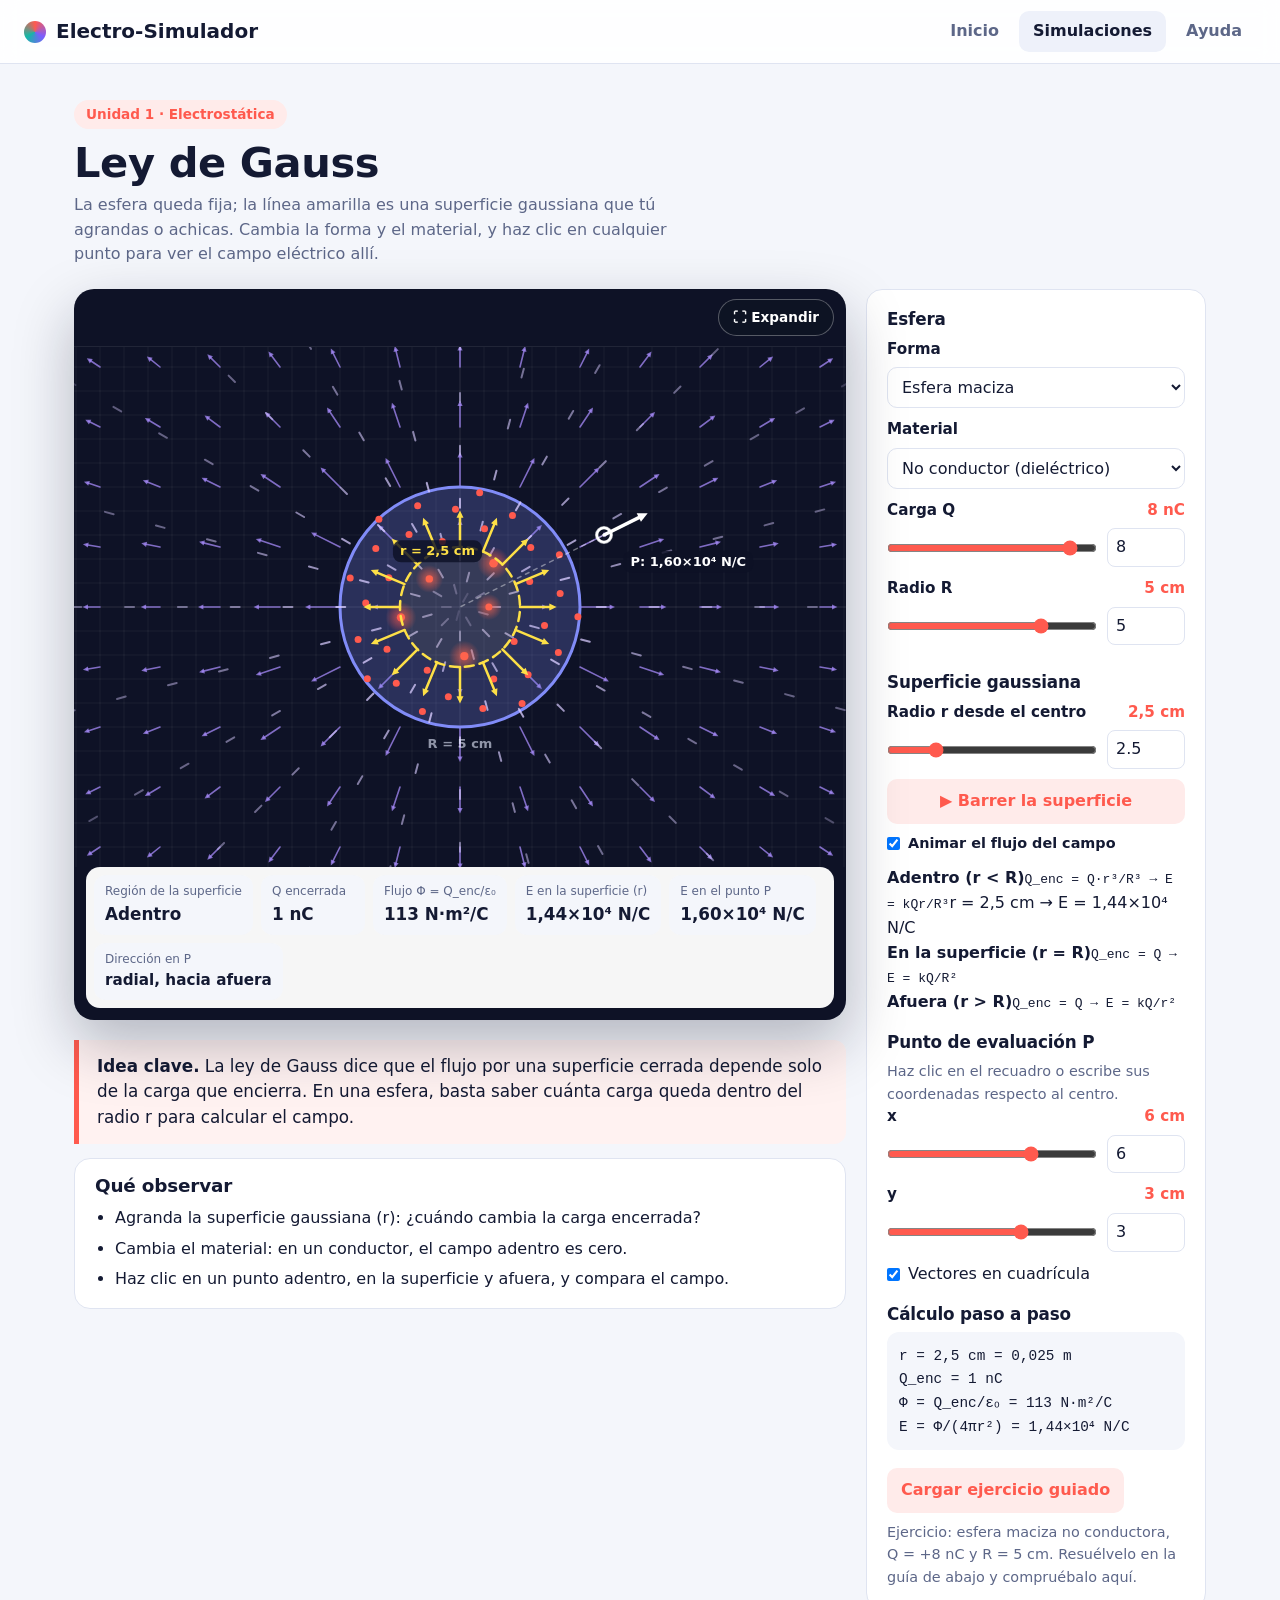
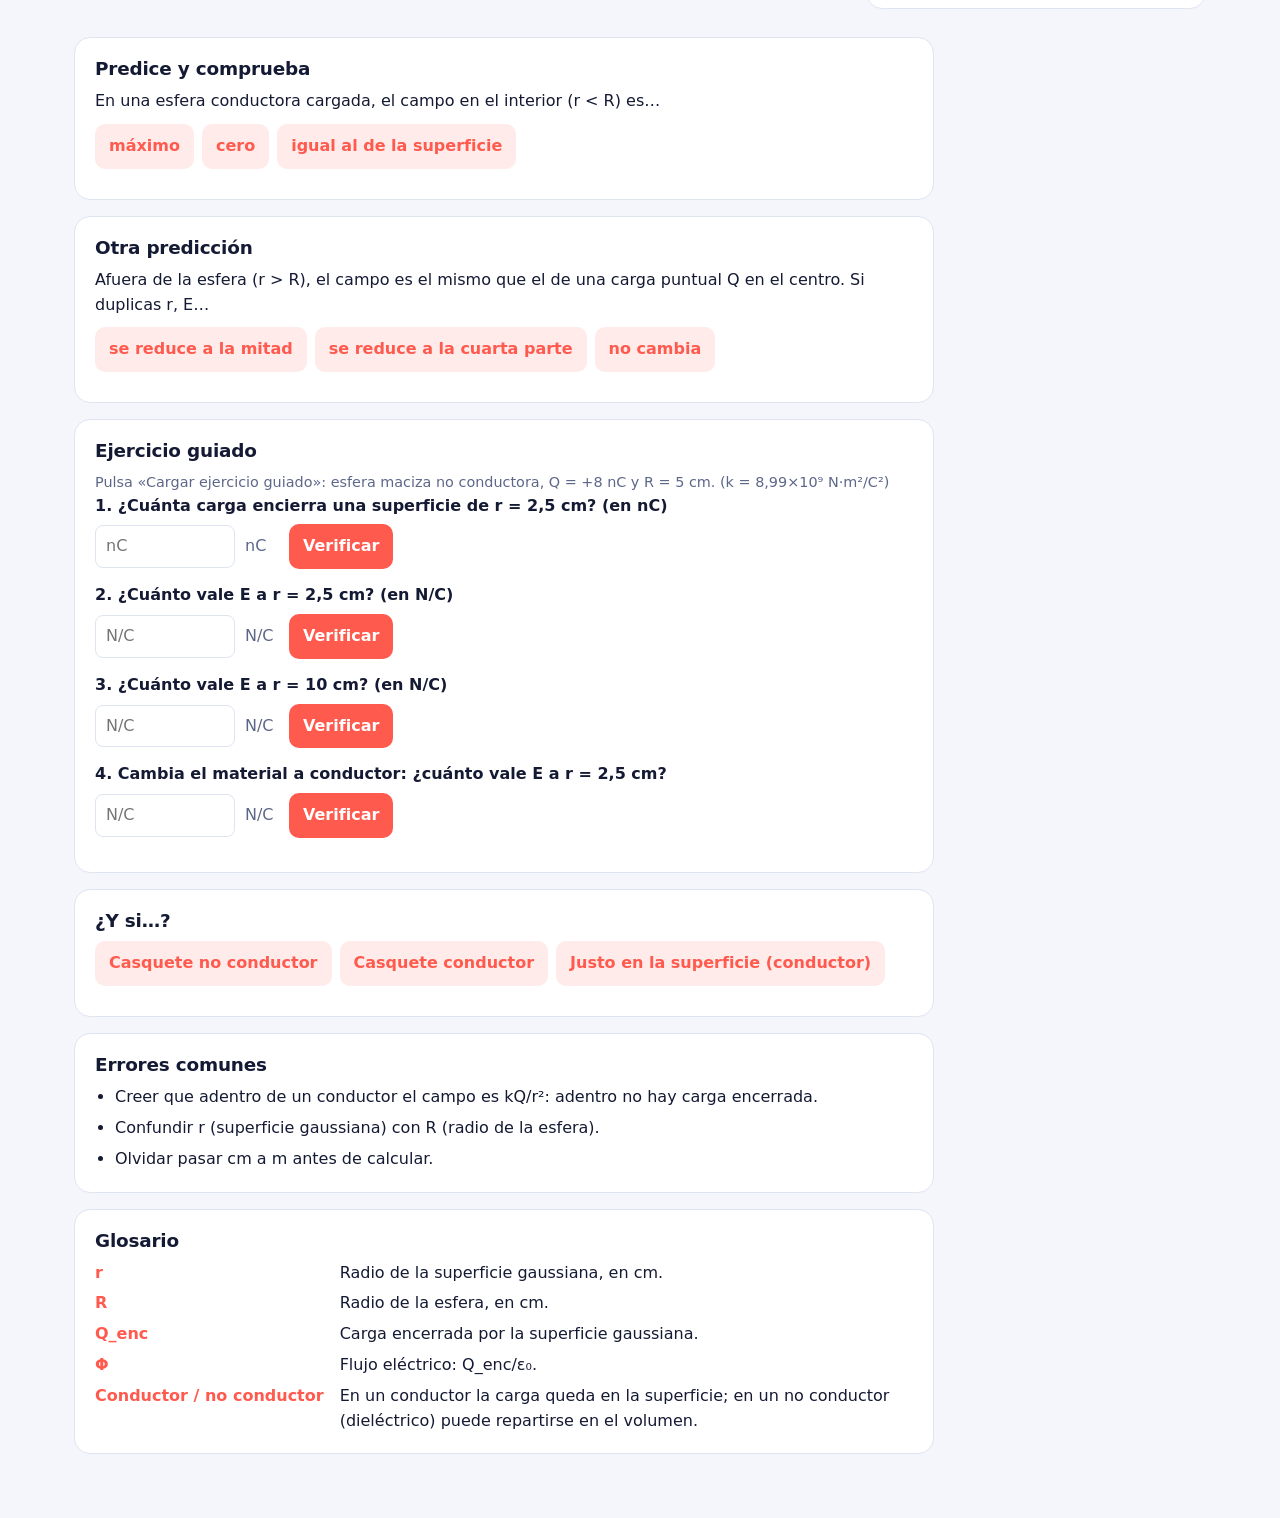
<file: simuladores/gauss.html>
<!doctype html>
<html lang="es">
<head>
  <meta charset="utf-8">
  <meta name="viewport" content="width=device-width, initial-scale=1">
  <title>Ley de Gauss · Electro-simulador</title>
  
  <link rel="stylesheet" href="../css/base.css">
  <link rel="stylesheet" href="../css/navbar.css">
  <link rel="stylesheet" href="../css/pages.css">
</head>
<body data-root="../" data-page="sim">
  <main class="container" data-unit="1">
    <header class="sim-head">
      <span class="chip">Unidad 1 · Electrostática</span>
      <h1>Ley de Gauss</h1>
      <p>La esfera queda fija; la línea amarilla es una superficie gaussiana que tú agrandas o achicas. Cambia la forma y el material, y haz clic en cualquier punto para ver el campo eléctrico allí.</p>
    </header>

    <section class="sim-layout">
      <div class="sim-main">
        <div class="stage"><canvas id="stage" aria-label="Corte de una esfera con su superficie gaussiana. Haz clic para elegir un punto y ver el campo eléctrico allí."></canvas></div>
        <div class="sim-notes" id="didactic-top"></div>
      </div>

      <aside class="panel">
        <div>
          <h3>Esfera</h3>
          <div class="ctrl"><label for="shape">Forma</label>
            <select id="shape"><option value="maciza">Esfera maciza</option><option value="casquete">Casquete esférico (cavidad de radio R/2)</option></select></div>
          <div class="ctrl"><label for="mat">Material</label>
            <select id="mat"><option value="dielectrico">No conductor (dieléctrico)</option><option value="conductor">Conductor</option></select></div>
          <div class="ctrl"><label for="Q">Carga Q <output id="Qv"></output></label>
            <input id="Q" type="range" min="-10" max="10" step="0.5" value="8"></div>
          <div class="ctrl"><label for="R">Radio R <output id="Rv"></output></label>
            <input id="R" type="range" min="2" max="6" step="0.5" value="5"></div>
        </div>

        <div>
          <h3>Superficie gaussiana</h3>
          <div class="ctrl"><label for="rg">Radio r desde el centro <output id="rgv"></output></label>
            <input id="rg" type="range" min="0.5" max="10" step="0.5" value="2.5"></div>
          <div class="anim-ctrl">
            <button class="btn ghost" id="sweep" type="button" aria-pressed="false">▶ Barrer la superficie</button>
            <label class="check"><input id="anim" type="checkbox" checked> Animar el flujo del campo</label>
          </div>
          <div id="regions" class="regions"></div>
        </div>

        <div>
          <h3>Punto de evaluación P</h3>
          <p class="hint">Haz clic en el recuadro o escribe sus coordenadas respecto al centro.</p>
          <div class="ctrl"><label for="px">x <output id="pxv"></output></label>
            <input id="px" type="range" min="-15" max="15" step="0.1" value="6"></div>
          <div class="ctrl"><label for="py">y <output id="pyv"></output></label>
            <input id="py" type="range" min="-10" max="10" step="0.1" value="3"></div>
          <label style="display:flex;gap:8px;align-items:center"><input id="vec" type="checkbox" checked> Vectores en cuadrícula</label>
        </div>

        <div class="readout">
          <div class="stat"><span>Región de la superficie</span><b id="sreg">–</b></div>
          <div class="stat"><span>Q encerrada</span><b id="sq">–</b></div>
          <div class="stat"><span>Flujo Φ = Q_enc/ε₀</span><b id="sphi">–</b></div>
          <div class="stat"><span>E en la superficie (r)</span><b id="sE">–</b></div>
          <div class="stat"><span>E en el punto P</span><b id="spE">–</b></div>
          <div class="stat"><span>Dirección en P</span><b id="spd" style="font-size:.95rem">–</b></div>
        </div>

        <div>
          <h3>Cálculo paso a paso</h3>
          <div class="formula"><code id="formula" style="white-space:pre"></code></div>
        </div>

        <div>
          <button class="btn ghost" id="exercise" type="button">Cargar ejercicio guiado</button>
          <p class="hint" style="margin-top:8px">Ejercicio: esfera maciza no conductora, Q = +8 nC y R = 5 cm. Resuélvelo en la guía de abajo y compruébalo aquí.</p>
        </div>
      </aside>
    </section>
  <section id="didactic" class="didactic" aria-label="Guía de aprendizaje"></section>
  <script type="application/json" id="didactic-data">{"idea": "La ley de Gauss dice que el flujo por una superficie cerrada depende solo de la carga que encierra. En una esfera, basta saber cuánta carga queda dentro del radio r para calcular el campo.", "observe": ["Agranda la superficie gaussiana (r): ¿cuándo cambia la carga encerrada?", "Cambia el material: en un conductor, el campo adentro es cero.", "Haz clic en un punto adentro, en la superficie y afuera, y compara el campo."], "predict": [{"q": "En una esfera conductora cargada, el campo en el interior (r < R) es…", "options": ["máximo", "cero", "igual al de la superficie"], "correct": 1, "why": "La carga de un conductor se ubica en su superficie: una superficie gaussiana adentro no encierra carga, así que Q_enc = 0 y E = 0.", "try": {"label": "Probarlo: conductor, r = 2,5 cm", "set": {"shape": "maciza", "mat": "conductor", "Q": 8, "R": 5, "rg": 2.5}}}, {"q": "Afuera de la esfera (r > R), el campo es el mismo que el de una carga puntual Q en el centro. Si duplicas r, E…", "options": ["se reduce a la mitad", "se reduce a la cuarta parte", "no cambia"], "correct": 1, "why": "Afuera, E = kQ/r², y al duplicar r el campo queda en 1/4."}], "stepsIntro": "Pulsa «Cargar ejercicio guiado»: esfera maciza no conductora, Q = +8 nC y R = 5 cm. (k = 8,99×10⁹ N·m²/C²)", "steps": [{"q": "¿Cuánta carga encierra una superficie de r = 2,5 cm? (en nC)", "answer": 1, "unit": "nC", "hint": "Q_enc = Q·(r/R)³ = 8·(0,5)³.", "sol": "Q_enc = 1 nC."}, {"q": "¿Cuánto vale E a r = 2,5 cm? (en N/C)", "answer": 14380, "unit": "N/C", "hint": "E = k·Q_enc/r² = 8,99×10⁹ · 1×10⁻⁹ / (0,025)².", "sol": "E ≈ 1,44×10⁴ N/C, hacia afuera."}, {"q": "¿Cuánto vale E a r = 10 cm? (en N/C)", "answer": 7190, "unit": "N/C", "hint": "Afuera Q_enc = Q: E = kQ/r² = 8,99×10⁹ · 8×10⁻⁹ / (0,10)².", "sol": "E ≈ 7,19×10³ N/C."}, {"q": "Cambia el material a conductor: ¿cuánto vale E a r = 2,5 cm?", "answer": 0, "unit": "N/C", "hint": "En un conductor la carga está en la superficie: adentro Q_enc = 0.", "sol": "E = 0."}], "challenges": [{"label": "Casquete no conductor", "set": {"shape": "casquete", "mat": "dielectrico", "Q": 8, "R": 5, "rg": 2}, "note": "La cavidad tiene radio R/2 = 2,5 cm: a r = 2 cm no hay carga encerrada, E = 0."}, {"label": "Casquete conductor", "set": {"shape": "casquete", "mat": "conductor", "Q": 8, "R": 5, "rg": 4}, "note": "La carga está en la superficie exterior: adentro de R, E = 0."}, {"label": "Justo en la superficie (conductor)", "set": {"shape": "maciza", "mat": "conductor", "Q": 8, "R": 5, "rg": 5}, "note": "En r = R el campo salta de 0 a kQ/R² ≈ 2,88×10⁴ N/C."}], "mistakes": ["Creer que adentro de un conductor el campo es kQ/r²: adentro no hay carga encerrada.", "Confundir r (superficie gaussiana) con R (radio de la esfera).", "Olvidar pasar cm a m antes de calcular."], "glossary": {"r": "Radio de la superficie gaussiana, en cm.", "R": "Radio de la esfera, en cm.", "Q_enc": "Carga encerrada por la superficie gaussiana.", "Φ": "Flujo eléctrico: Q_enc/ε₀.", "Conductor / no conductor": "En un conductor la carga queda en la superficie; en un no conductor (dieléctrico) puede repartirse en el volumen."}}</script>
  </main>
  <script src="../js/data/sims.js"></script>
  <script src="../js/components/navbar.js"></script>
  <script src="../js/core/engine.js"></script>
  <script src="../js/core/theme.js"></script>
  <script src="../js/core/draw.js"></script>
  <script src="../js/core/constants.js"></script>
  <script src="../js/core/field.js"></script>
  <script src="../js/core/format.js"></script>
  <script src="../js/sims/gauss.js"></script>
  <script src="../js/components/numeric.js"></script>
  <script src="../js/components/expand.js"></script>
  <script src="../js/components/didactic.js"></script>
</body>
</html>
</file>
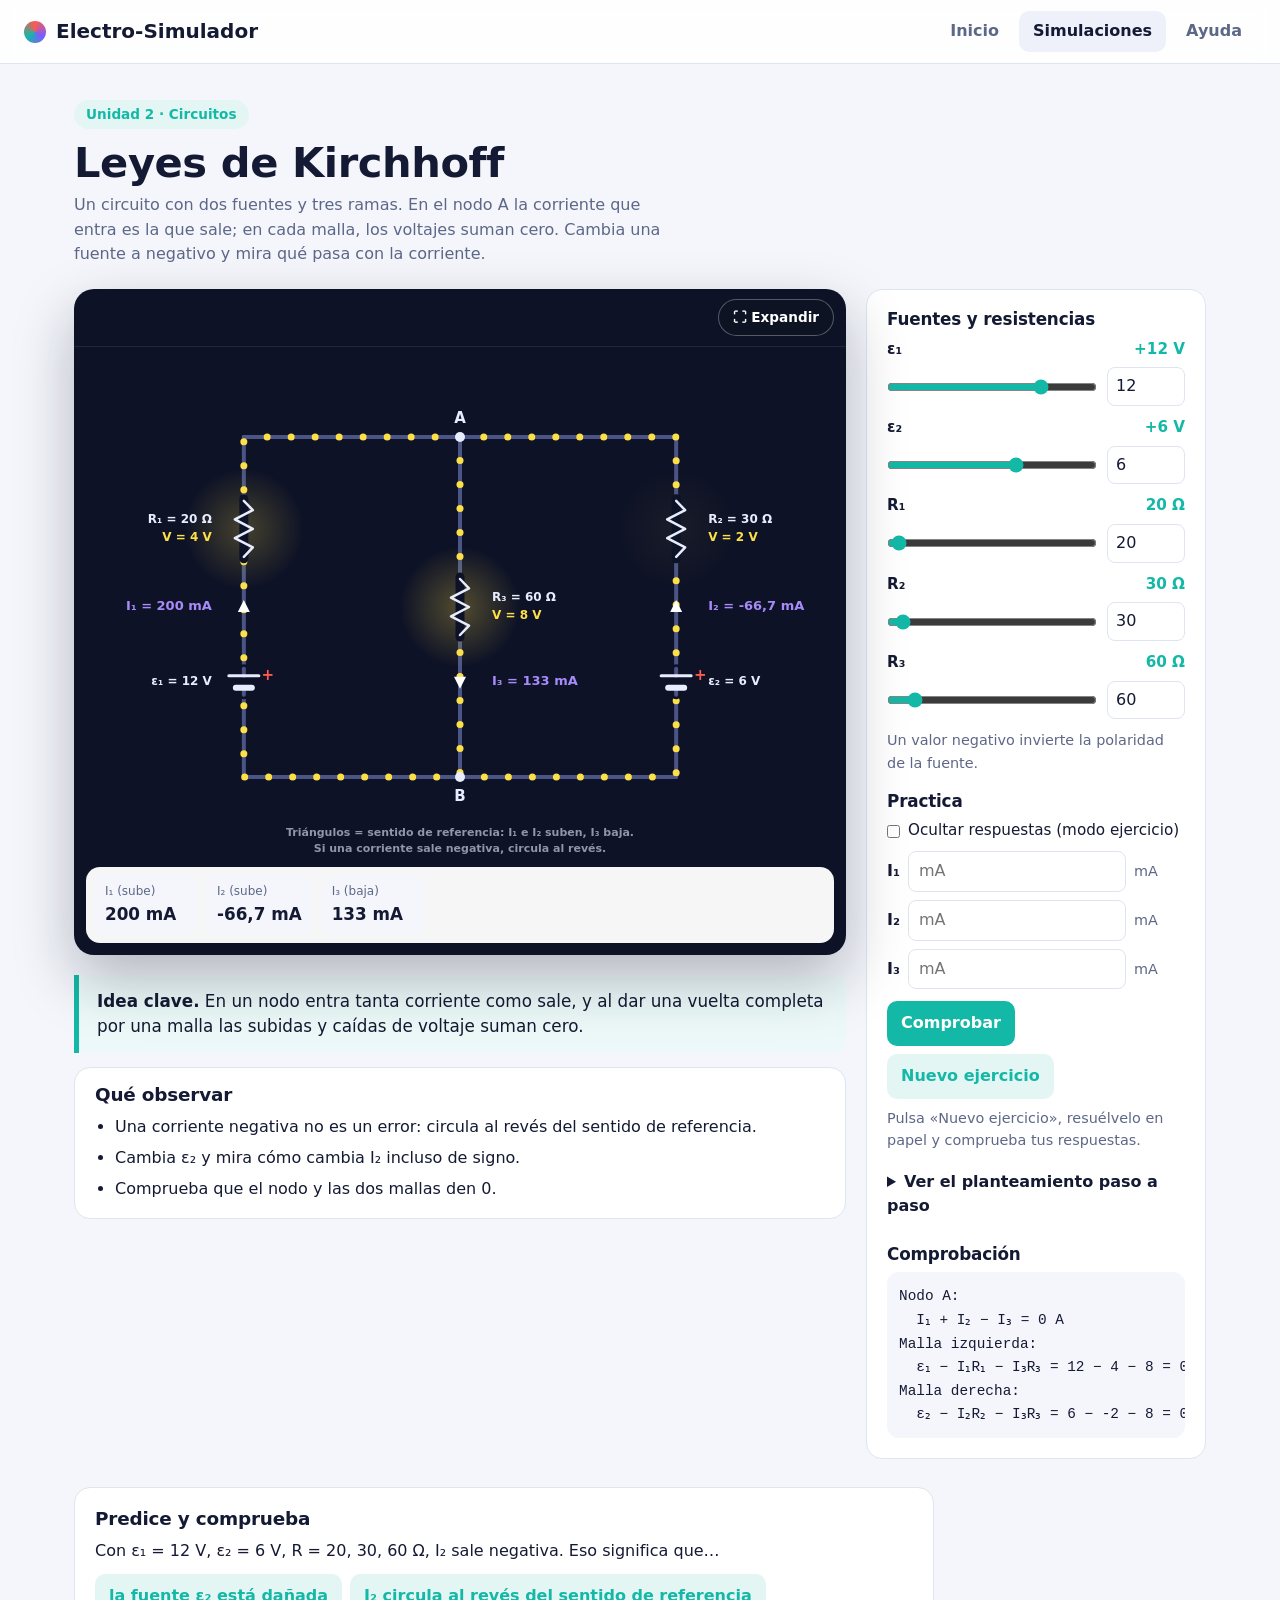
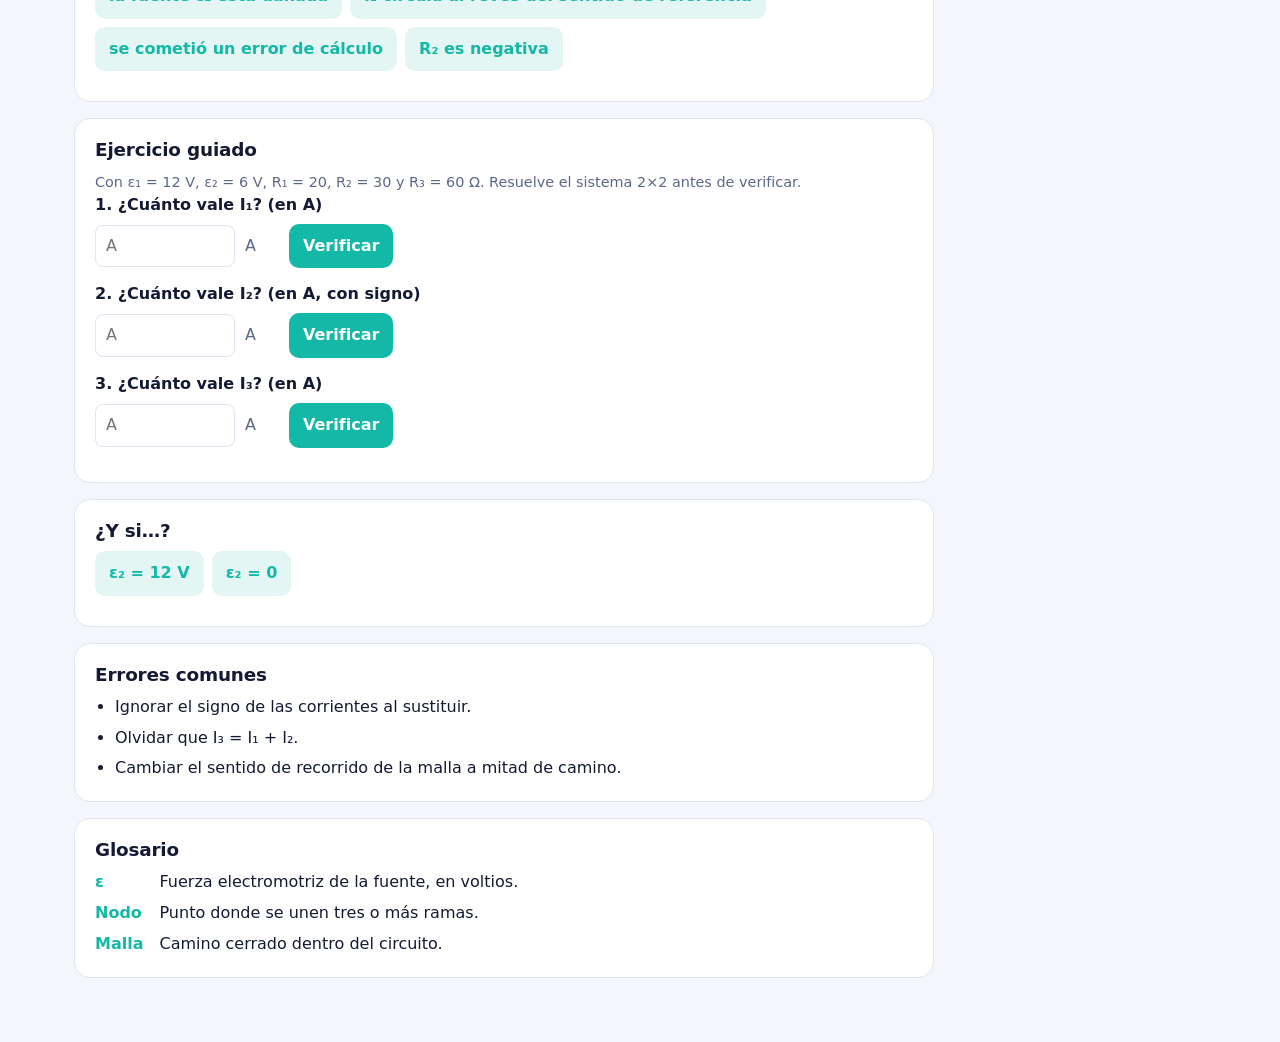
<file: simuladores/kirchhoff.html>
<!doctype html>
<html lang="es">
<head>
  <meta charset="utf-8">
  <meta name="viewport" content="width=device-width, initial-scale=1">
  <title>Leyes de Kirchhoff · Electro-simulador</title>
  
  <link rel="stylesheet" href="../css/base.css">
  <link rel="stylesheet" href="../css/navbar.css">
  <link rel="stylesheet" href="../css/pages.css">
</head>
<body data-root="../" data-page="sim">
  <main class="container" data-unit="2">
    <header class="sim-head">
      <span class="chip">Unidad 2 · Circuitos</span>
      <h1>Leyes de Kirchhoff</h1>
      <p>Un circuito con dos fuentes y tres ramas. En el nodo A la corriente que entra es la que sale; en cada malla, los voltajes suman cero. Cambia una fuente a negativo y mira qué pasa con la corriente.</p>
    </header>

    <section class="sim-layout">
      <div class="sim-main">
        <div class="stage"><canvas id="stage" aria-label="Circuito de dos mallas con dos fuentes"></canvas></div>
        <div class="sim-notes" id="didactic-top"></div>
      </div>

      <aside class="panel">
        <div>
          <h3>Fuentes y resistencias</h3>
          <div class="ctrl"><label for="e1">ε₁ <output id="e1v"></output></label>
            <input id="e1" type="range" min="-24" max="24" step="1" value="12"></div>
          <div class="ctrl"><label for="e2">ε₂ <output id="e2v"></output></label>
            <input id="e2" type="range" min="-24" max="24" step="1" value="6"></div>
          <div class="ctrl"><label for="r1">R₁ <output id="r1v"></output></label>
            <input id="r1" type="range" min="10" max="500" step="10" value="20"></div>
          <div class="ctrl"><label for="r2">R₂ <output id="r2v"></output></label>
            <input id="r2" type="range" min="10" max="500" step="10" value="30"></div>
          <div class="ctrl"><label for="r3">R₃ <output id="r3v"></output></label>
            <input id="r3" type="range" min="10" max="500" step="10" value="60"></div>
          <p class="hint">Un valor negativo invierte la polaridad de la fuente.</p>
        </div>

        <div class="readout">
          <div class="stat"><span>I₁ (sube)</span><b id="i1">–</b></div>
          <div class="stat"><span>I₂ (sube)</span><b id="i2">–</b></div>
          <div class="stat" style="grid-column:1/-1"><span>I₃ (baja)</span><b id="i3">–</b></div>
        </div>

        <div>
          <h3>Practica</h3>
          <label class="chk"><input id="hideAns" type="checkbox"> Ocultar respuestas (modo ejercicio)</label>
          <div class="ans">
            <b>I₁</b><input id="a1" type="text" inputmode="decimal" placeholder="mA"><span>mA</span><span class="st" id="s1"></span>
            <b>I₂</b><input id="a2" type="text" inputmode="decimal" placeholder="mA"><span>mA</span><span class="st" id="s2"></span>
            <b>I₃</b><input id="a3" type="text" inputmode="decimal" placeholder="mA"><span>mA</span><span class="st" id="s3"></span>
          </div>
          <div style="display:flex;gap:8px;flex-wrap:wrap">
            <button class="btn" id="verify" type="button">Comprobar</button>
            <button class="btn ghost" id="newEx" type="button">Nuevo ejercicio</button>
          </div>
          <p class="hint" id="fb" style="margin-top:8px">Pulsa «Nuevo ejercicio», resuélvelo en papel y comprueba tus respuestas.</p>
        </div>

        <details id="sol">
          <summary>Ver el planteamiento paso a paso</summary>
          <div class="formula"><code id="formula" style="white-space:pre"></code></div>
        </details>

        <div id="verif">
          <h3>Comprobación</h3>
          <div class="formula"><code id="check" style="white-space:pre"></code></div>
        </div>
      </aside>
    </section>
  <section id="didactic" class="didactic" aria-label="Guía de aprendizaje"></section>
  <script type="application/json" id="didactic-data">{"idea": "En un nodo entra tanta corriente como sale, y al dar una vuelta completa por una malla las subidas y caídas de voltaje suman cero.", "observe": ["Una corriente negativa no es un error: circula al revés del sentido de referencia.", "Cambia ε₂ y mira cómo cambia I₂ incluso de signo.", "Comprueba que el nodo y las dos mallas den 0."], "predict": [{"q": "Con ε₁ = 12 V, ε₂ = 6 V, R = 20, 30, 60 Ω, I₂ sale negativa. Eso significa que…", "options": ["la fuente ε₂ está dañada", "I₂ circula al revés del sentido de referencia", "se cometió un error de cálculo", "R₂ es negativa"], "correct": 1, "why": "El signo solo compara con el sentido que elegimos al plantear las ecuaciones.", "try": {"label": "Probarlo: ε₂ = 12 V", "set": {"e1": 12, "e2": 12}}}], "stepsIntro": "Con ε₁ = 12 V, ε₂ = 6 V, R₁ = 20, R₂ = 30 y R₃ = 60 Ω. Resuelve el sistema 2×2 antes de verificar.", "steps": [{"q": "¿Cuánto vale I₁? (en A)", "answer": 0.2, "unit": "A", "hint": "80·I₁ + 60·I₂ = 12 y 60·I₁ + 90·I₂ = 6.", "sol": "I₁ = 0,200 A."}, {"q": "¿Cuánto vale I₂? (en A, con signo)", "answer": -0.0667, "unit": "A", "hint": "Despeja de la primera: I₂ = (12 − 80·0,2)/60.", "sol": "I₂ ≈ −0,0667 A: circula al revés."}, {"q": "¿Cuánto vale I₃? (en A)", "answer": 0.1333, "unit": "A", "hint": "Nodo: I₃ = I₁ + I₂.", "sol": "I₃ ≈ 0,133 A."}], "challenges": [{"label": "ε₂ = 12 V", "set": {"e1": 12, "e2": 12}, "note": "Todas positivas: I₁ = 100 mA, I₂ = 66,7 mA, I₃ = 166,7 mA."}, {"label": "ε₂ = 0", "set": {"e1": 12, "e2": 0}, "note": "I₁ = 300 mA, I₂ = −200 mA, I₃ = 100 mA."}], "mistakes": ["Ignorar el signo de las corrientes al sustituir.", "Olvidar que I₃ = I₁ + I₂.", "Cambiar el sentido de recorrido de la malla a mitad de camino."], "glossary": {"ε": "Fuerza electromotriz de la fuente, en voltios.", "Nodo": "Punto donde se unen tres o más ramas.", "Malla": "Camino cerrado dentro del circuito."}}</script>
  </main>
  <script src="../js/data/sims.js"></script>
  <script src="../js/components/navbar.js"></script>
  <script src="../js/core/engine.js"></script>
  <script src="../js/core/theme.js"></script>
  <script src="../js/core/draw.js"></script>
  <script src="../js/core/circuit.js"></script>
  <script src="../js/core/format.js"></script>
  <script src="../js/sims/kirchhoff.js"></script>
  <script src="../js/components/numeric.js"></script>
  <script src="../js/components/expand.js"></script>
  <script src="../js/components/didactic.js"></script>
</body>
</html>
</file>
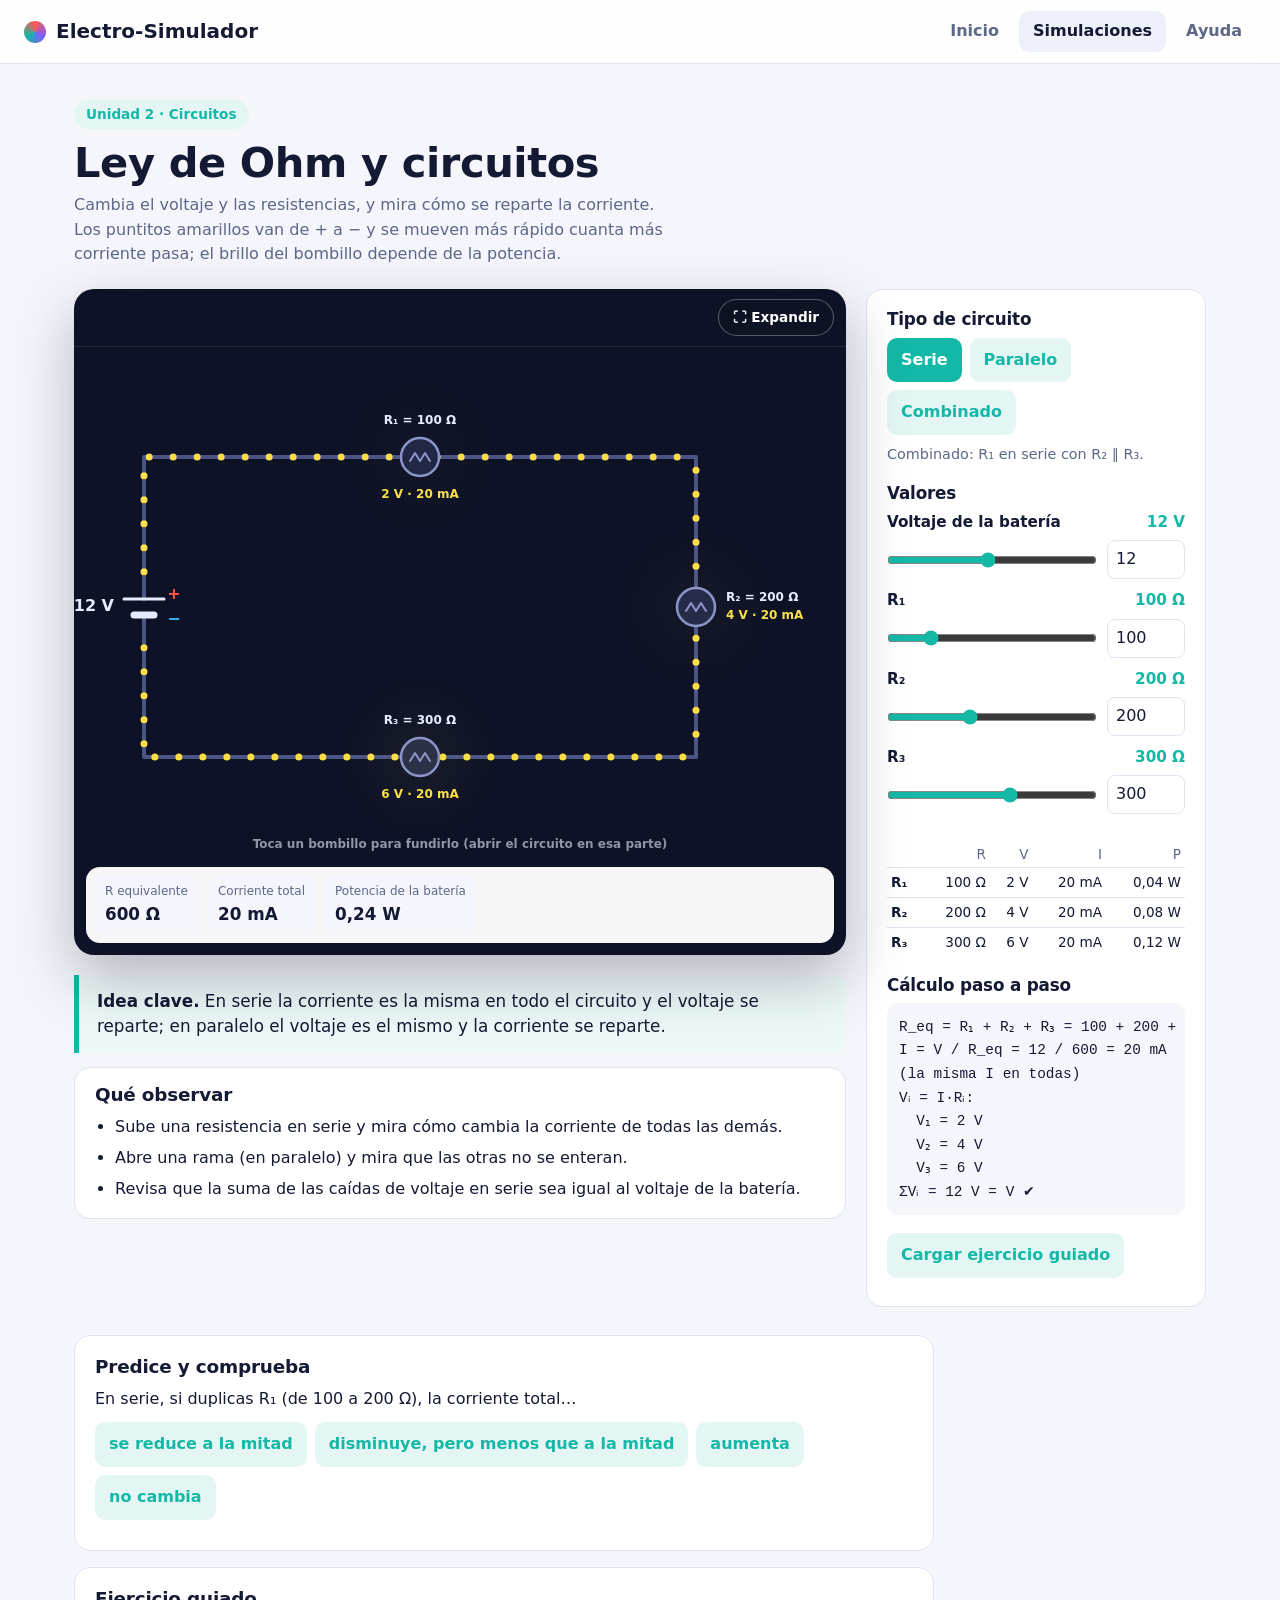
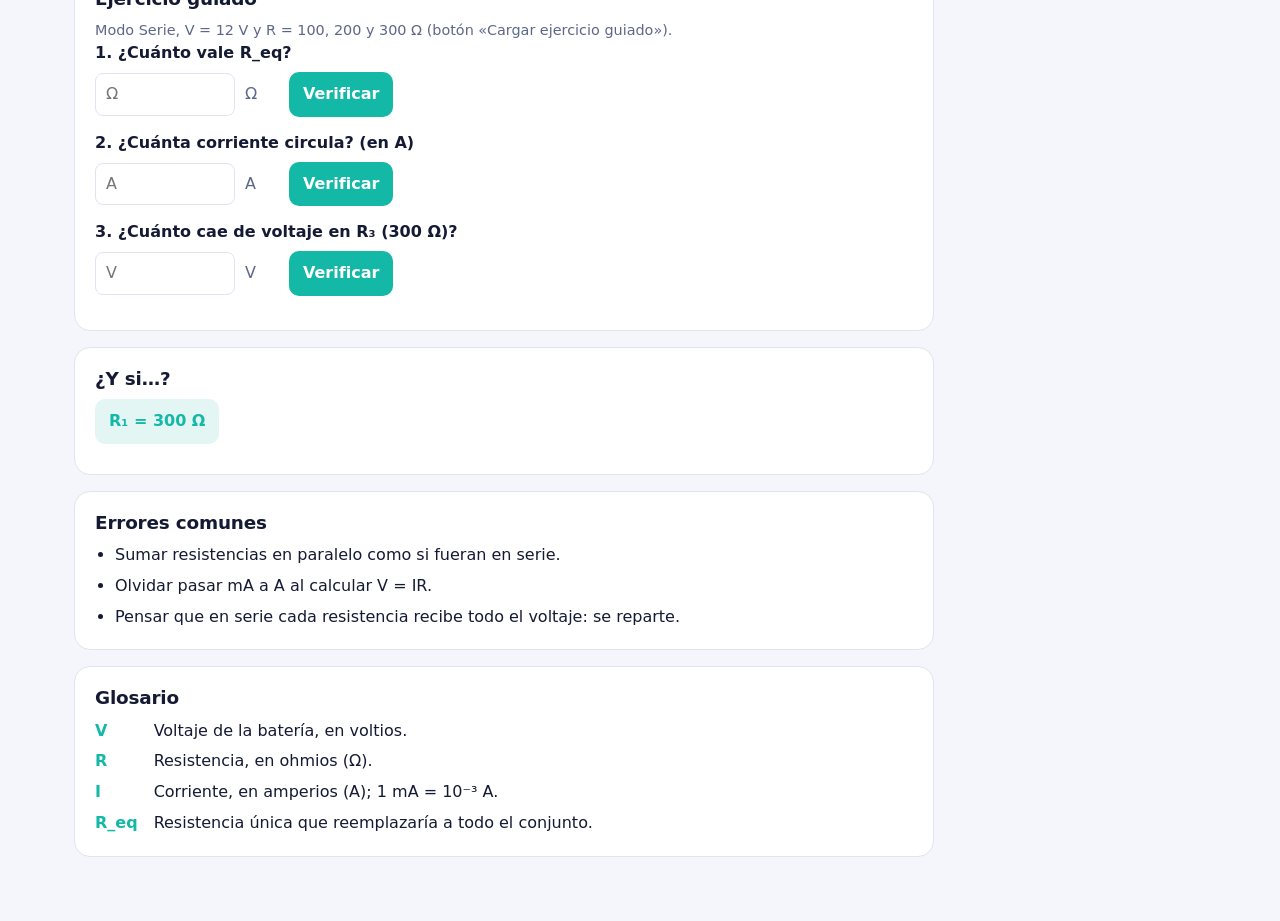
<file: simuladores/ohm.html>
<!doctype html>
<html lang="es">
<head>
  <meta charset="utf-8">
  <meta name="viewport" content="width=device-width, initial-scale=1">
  <title>Ley de Ohm y circuitos · Electro-simulador</title>
  
  <link rel="stylesheet" href="../css/base.css">
  <link rel="stylesheet" href="../css/navbar.css">
  <link rel="stylesheet" href="../css/pages.css">
</head>
<body data-root="../" data-page="sim">
  <main class="container" data-unit="2">
    <header class="sim-head">
      <span class="chip">Unidad 2 · Circuitos</span>
      <h1>Ley de Ohm y circuitos</h1>
      <p>Cambia el voltaje y las resistencias, y mira cómo se reparte la corriente. Los puntitos amarillos van de + a − y se mueven más rápido cuanta más corriente pasa; el brillo del bombillo depende de la potencia.</p>
    </header>

    <section class="sim-layout">
      <div class="sim-main">
        <div class="stage"><canvas id="stage" aria-label="Circuito eléctrico con tres bombillos"></canvas></div>
        <div class="sim-notes" id="didactic-top"></div>
      </div>

      <aside class="panel">
        <div>
          <h3>Tipo de circuito</h3>
          <div class="seg">
            <button class="btn" id="mSerie" type="button">Serie</button>
            <button class="btn ghost" id="mPar" type="button">Paralelo</button>
            <button class="btn ghost" id="mComb" type="button">Combinado</button>
          </div>
          <p class="hint" style="margin-top:8px">Combinado: R₁ en serie con R₂ ∥ R₃.</p>
        </div>

        <div>
          <h3>Valores</h3>
          <div class="ctrl"><label for="v">Voltaje de la batería <output id="vv"></output></label>
            <input id="v" type="range" min="1" max="24" step="1" value="12"></div>
          <div class="ctrl"><label for="r1">R₁ <output id="r1v"></output></label>
            <input id="r1" type="range" min="10" max="500" step="10" value="100"></div>
          <div class="ctrl"><label for="r2">R₂ <output id="r2v"></output></label>
            <input id="r2" type="range" min="10" max="500" step="10" value="200"></div>
          <div class="ctrl"><label for="r3">R₃ <output id="r3v"></output></label>
            <input id="r3" type="range" min="10" max="500" step="10" value="300"></div>
        </div>

        <div class="readout">
          <div class="stat"><span>R equivalente</span><b id="req">–</b></div>
          <div class="stat"><span>Corriente total</span><b id="itot">–</b></div>
          <div class="stat" style="grid-column:1/-1"><span>Potencia de la batería</span><b id="ptot">–</b></div>
        </div>

        <div id="tbl"></div>

        <div>
          <h3>Cálculo paso a paso</h3>
          <div class="formula"><code id="formula" style="white-space:pre"></code></div>
        </div>

        <div>
          <button class="btn ghost" id="exercise" type="button">Cargar ejercicio guiado</button>
          <p class="hint" style="margin-top:8px" id="exhint"></p>
        </div>
      </aside>
    </section>
  <section id="didactic" class="didactic" aria-label="Guía de aprendizaje"></section>
  <script type="application/json" id="didactic-data">{"idea": "En serie la corriente es la misma en todo el circuito y el voltaje se reparte; en paralelo el voltaje es el mismo y la corriente se reparte.", "observe": ["Sube una resistencia en serie y mira cómo cambia la corriente de todas las demás.", "Abre una rama (en paralelo) y mira que las otras no se enteran.", "Revisa que la suma de las caídas de voltaje en serie sea igual al voltaje de la batería."], "predict": [{"q": "En serie, si duplicas R₁ (de 100 a 200 Ω), la corriente total…", "options": ["se reduce a la mitad", "disminuye, pero menos que a la mitad", "aumenta", "no cambia"], "correct": 1, "why": "R_eq pasa de 600 a 700 Ω, no a 1200 Ω: I baja de 20 mA a unos 17 mA.", "try": {"label": "Probarlo: R₁ = 200 Ω", "set": {"r1": 200}}}], "stepsIntro": "Modo Serie, V = 12 V y R = 100, 200 y 300 Ω (botón «Cargar ejercicio guiado»).", "steps": [{"q": "¿Cuánto vale R_eq?", "answer": 600, "unit": "Ω", "hint": "En serie se suman: 100 + 200 + 300.", "sol": "R_eq = 600 Ω."}, {"q": "¿Cuánta corriente circula? (en A)", "answer": 0.02, "unit": "A", "hint": "I = V / R_eq = 12 / 600.", "sol": "I = 0,020 A = 20 mA."}, {"q": "¿Cuánto cae de voltaje en R₃ (300 Ω)?", "answer": 6, "unit": "V", "hint": "V₃ = I·R₃ = 0,02 · 300.", "sol": "V₃ = 6 V; con 2 V y 4 V en las otras suman 12 V."}], "challenges": [{"label": "R₁ = 300 Ω", "set": {"r1": 300}, "note": "R_eq = 800 Ω: I = 15 mA."}], "mistakes": ["Sumar resistencias en paralelo como si fueran en serie.", "Olvidar pasar mA a A al calcular V = IR.", "Pensar que en serie cada resistencia recibe todo el voltaje: se reparte."], "glossary": {"V": "Voltaje de la batería, en voltios.", "R": "Resistencia, en ohmios (Ω).", "I": "Corriente, en amperios (A); 1 mA = 10⁻³ A.", "R_eq": "Resistencia única que reemplazaría a todo el conjunto."}}</script>
  </main>
  <script src="../js/data/sims.js"></script>
  <script src="../js/components/navbar.js"></script>
  <script src="../js/core/engine.js"></script>
  <script src="../js/core/theme.js"></script>
  <script src="../js/core/draw.js"></script>
  <script src="../js/core/circuit.js"></script>
  <script src="../js/core/format.js"></script>
  <script src="../js/sims/ohm.js"></script>
  <script src="../js/components/numeric.js"></script>
  <script src="../js/components/expand.js"></script>
  <script src="../js/components/didactic.js"></script>
</body>
</html>
</file>
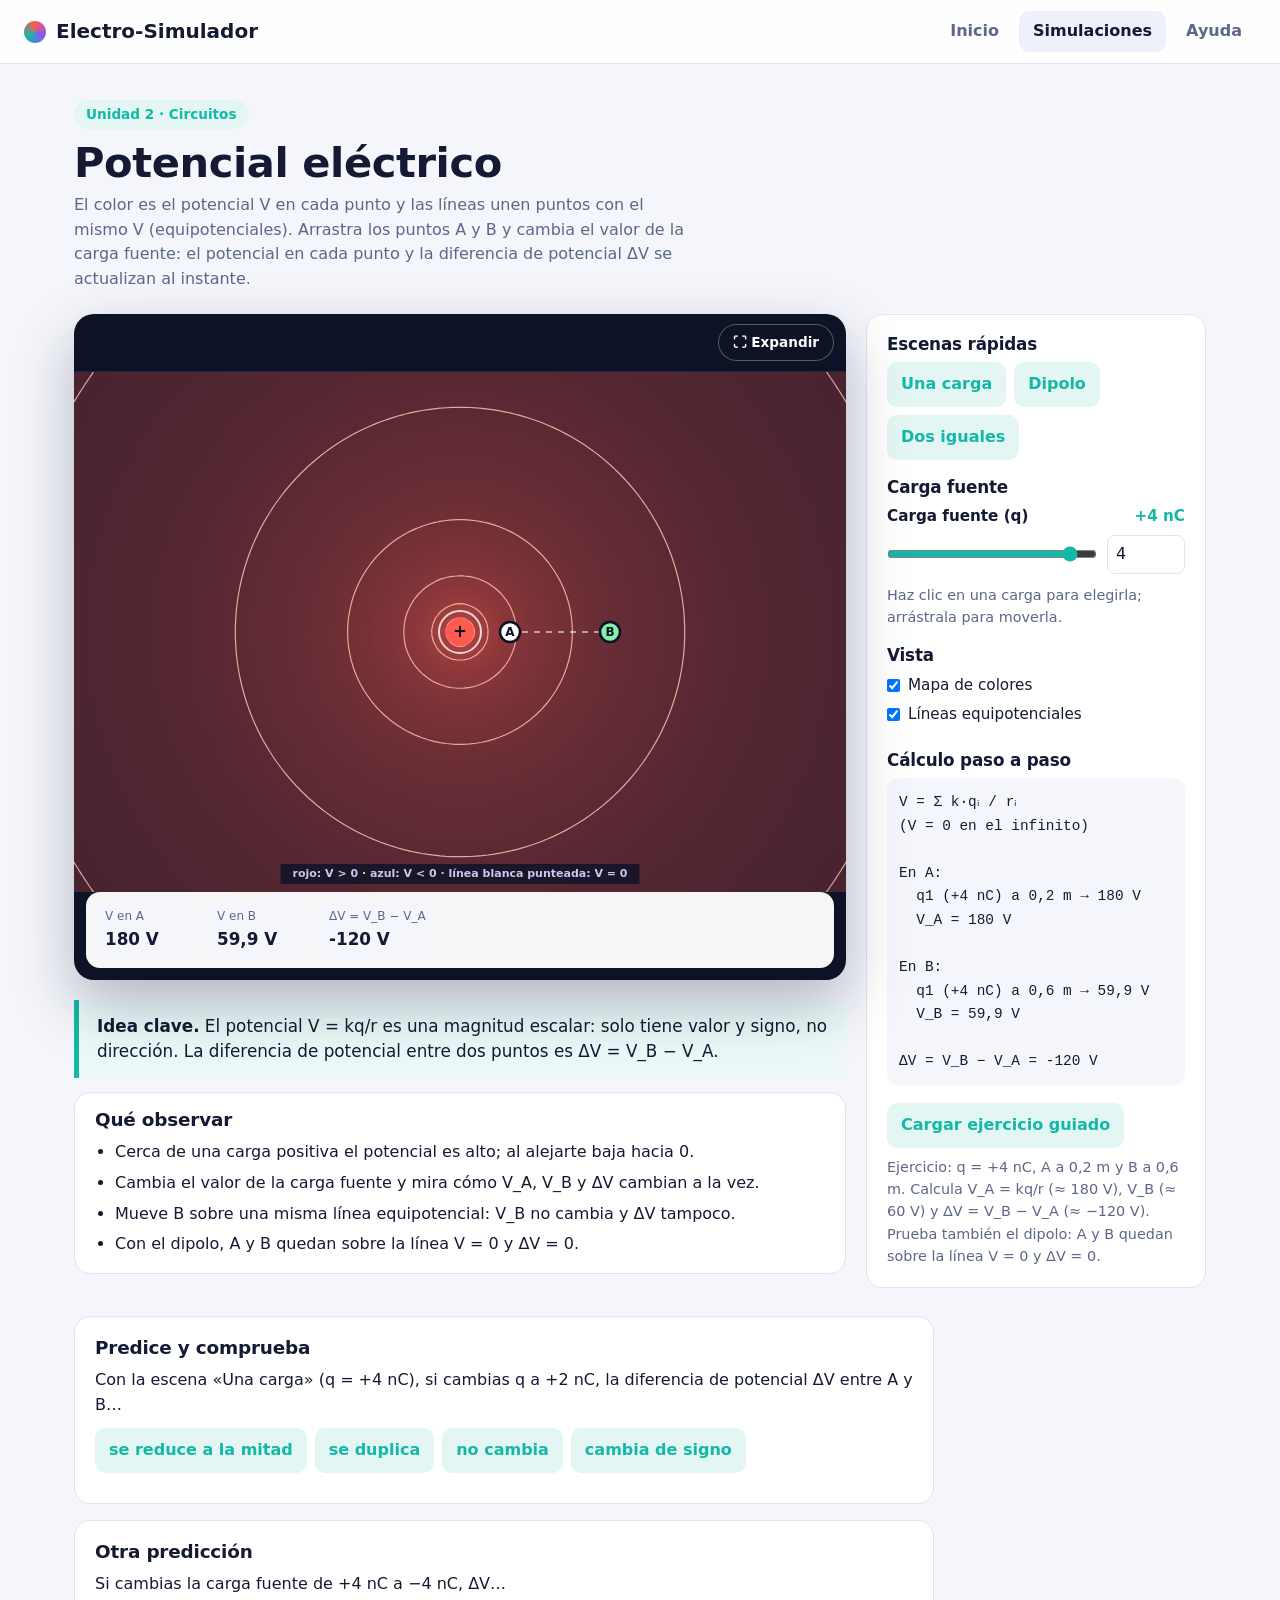
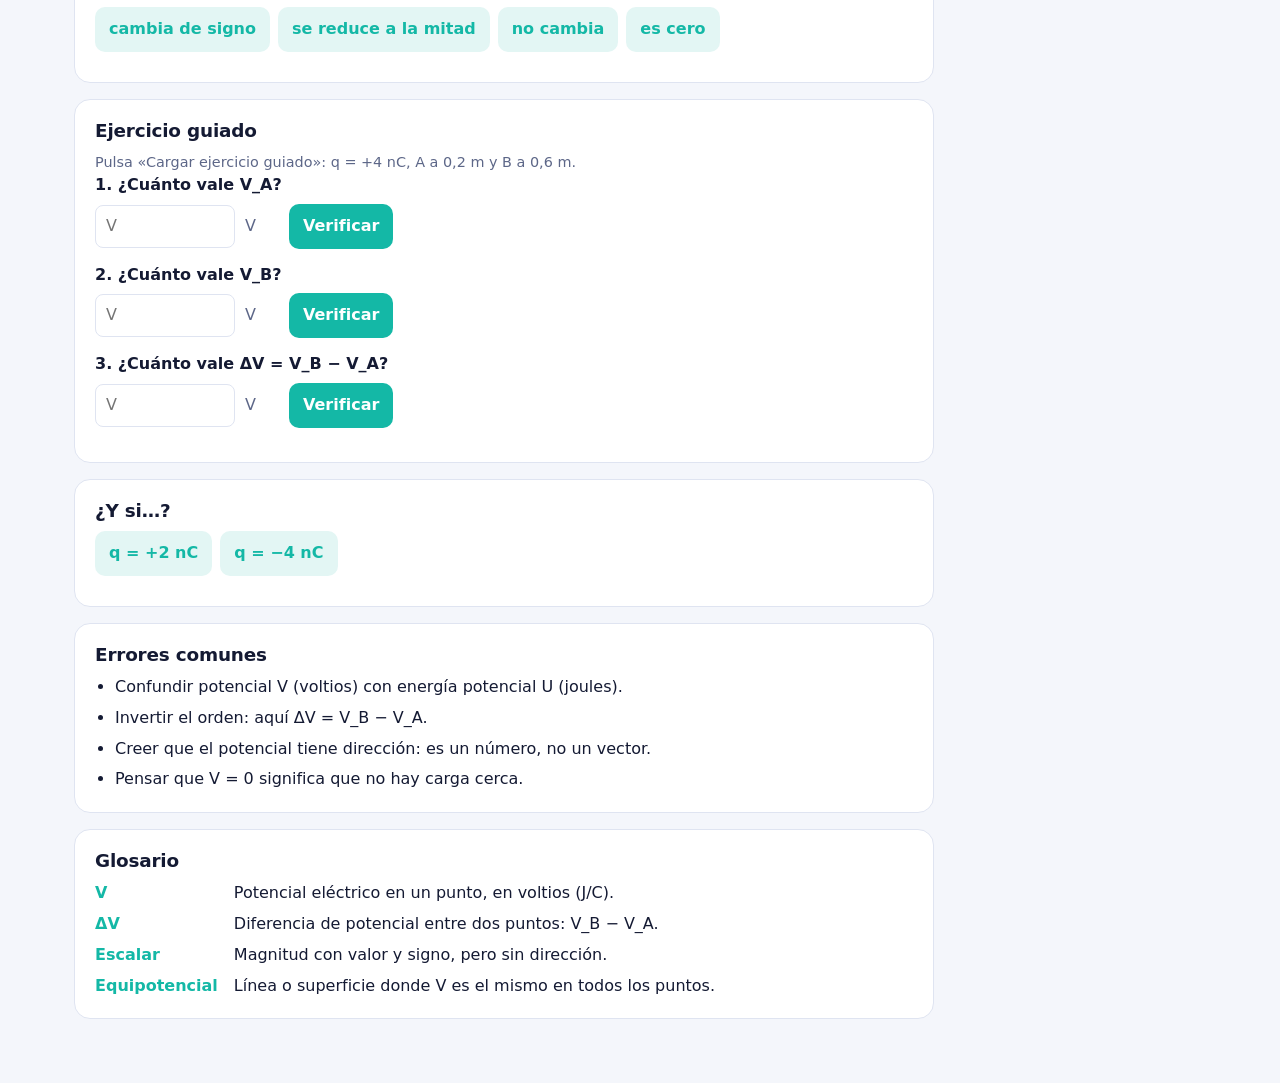
<file: simuladores/potencial.html>
<!doctype html>
<html lang="es">
<head>
  <meta charset="utf-8">
  <meta name="viewport" content="width=device-width, initial-scale=1">
  <title>Potencial eléctrico · Electro-simulador</title>
  
  <link rel="stylesheet" href="../css/base.css">
  <link rel="stylesheet" href="../css/navbar.css">
  <link rel="stylesheet" href="../css/pages.css">
</head>
<body data-root="../" data-page="sim">
  <main class="container" data-unit="2">
    <header class="sim-head">
      <span class="chip">Unidad 2 · Circuitos</span>
      <h1>Potencial eléctrico</h1>
      <p>El color es el potencial V en cada punto y las líneas unen puntos con el mismo V (equipotenciales). Arrastra los puntos A y B y cambia el valor de la carga fuente: el potencial en cada punto y la diferencia de potencial ΔV se actualizan al instante.</p>
    </header>

    <section class="sim-layout">
      <div class="sim-main">
        <div class="stage"><canvas id="stage" aria-label="Mapa de potencial eléctrico con líneas equipotenciales y los puntos A y B"></canvas></div>
        <div class="sim-notes" id="didactic-top"></div>
      </div>

      <aside class="panel">
        <div>
          <h3>Escenas rápidas</h3>
          <div style="display:flex;gap:8px;flex-wrap:wrap">
            <button class="btn ghost" id="pUna" type="button">Una carga</button>
            <button class="btn ghost" id="pDipolo" type="button">Dipolo</button>
            <button class="btn ghost" id="pIguales" type="button">Dos iguales</button>
          </div>
        </div>

        <div>
          <h3>Carga fuente</h3>
          <div class="ctrl"><label for="qsel"><span id="qlabel">Carga fuente</span> <output id="qselv">–</output></label>
            <input id="qsel" type="range" min="-5" max="5" step="0.5" value="4"></div>
          <p class="hint">Haz clic en una carga para elegirla; arrástrala para moverla.</p>
        </div>

        <div>
          <h3>Vista</h3>
          <label class="chk"><input id="showHeat" type="checkbox" checked> Mapa de colores</label>
          <label class="chk"><input id="showLines" type="checkbox" checked> Líneas equipotenciales</label>
        </div>

        <div class="readout">
          <div class="stat"><span>V en A</span><b id="vA">–</b></div>
          <div class="stat"><span>V en B</span><b id="vB">–</b></div>
          <div class="stat"><span>ΔV = V_B − V_A</span><b id="dV">–</b></div>
        </div>

        <div>
          <h3>Cálculo paso a paso</h3>
          <div class="formula"><code id="formula" style="white-space:pre"></code></div>
        </div>

        <div>
          <button class="btn ghost" id="exercise" type="button">Cargar ejercicio guiado</button>
          <p class="hint" style="margin-top:8px">Ejercicio: q = +4 nC, A a 0,2 m y B a 0,6 m. Calcula V_A = kq/r (≈ 180 V), V_B (≈ 60 V) y ΔV = V_B − V_A (≈ −120 V). Prueba también el dipolo: A y B quedan sobre la línea V = 0 y ΔV = 0.</p>
        </div>
      </aside>
    </section>
  <section id="didactic" class="didactic" aria-label="Guía de aprendizaje"></section>
  <script type="application/json" id="didactic-data">{"idea": "El potencial V = kq/r es una magnitud escalar: solo tiene valor y signo, no dirección. La diferencia de potencial entre dos puntos es ΔV = V_B − V_A.", "observe": ["Cerca de una carga positiva el potencial es alto; al alejarte baja hacia 0.", "Cambia el valor de la carga fuente y mira cómo V_A, V_B y ΔV cambian a la vez.", "Mueve B sobre una misma línea equipotencial: V_B no cambia y ΔV tampoco.", "Con el dipolo, A y B quedan sobre la línea V = 0 y ΔV = 0."], "predict": [{"q": "Con la escena «Una carga» (q = +4 nC), si cambias q a +2 nC, la diferencia de potencial ΔV entre A y B…", "options": ["se reduce a la mitad", "se duplica", "no cambia", "cambia de signo"], "correct": 0, "why": "V = kq/r es proporcional a q, y ΔV también.", "try": {"label": "Probarlo: q = +2 nC", "set": {"qsel": 2}}}, {"q": "Si cambias la carga fuente de +4 nC a −4 nC, ΔV…", "options": ["cambia de signo", "se reduce a la mitad", "no cambia", "es cero"], "correct": 0, "why": "V_A y V_B cambian de signo, así que ΔV también; su valor absoluto es el mismo.", "try": {"label": "Probarlo: q = −4 nC", "set": {"qsel": -4}}}], "stepsIntro": "Pulsa «Cargar ejercicio guiado»: q = +4 nC, A a 0,2 m y B a 0,6 m.", "steps": [{"q": "¿Cuánto vale V_A?", "answer": 179.75, "unit": "V", "hint": "V = kq/r = 8,99×10⁹ · 4×10⁻⁹ / 0,2.", "sol": "V_A ≈ 180 V."}, {"q": "¿Cuánto vale V_B?", "answer": 59.92, "unit": "V", "hint": "Misma fórmula con r = 0,6 m.", "sol": "V_B ≈ 60 V."}, {"q": "¿Cuánto vale ΔV = V_B − V_A?", "answer": -119.83, "unit": "V", "hint": "Resta V_B − V_A = 60 − 180.", "sol": "ΔV ≈ −120 V: B está a menor potencial que A."}], "challenges": [{"label": "q = +2 nC", "set": {"qsel": 2}, "note": "ΔV ≈ −60 V: la mitad."}, {"label": "q = −4 nC", "set": {"qsel": -4}, "note": "ΔV ≈ +120 V: mismo valor, signo contrario."}], "mistakes": ["Confundir potencial V (voltios) con energía potencial U (joules).", "Invertir el orden: aquí ΔV = V_B − V_A.", "Creer que el potencial tiene dirección: es un número, no un vector.", "Pensar que V = 0 significa que no hay carga cerca."], "glossary": {"V": "Potencial eléctrico en un punto, en voltios (J/C).", "ΔV": "Diferencia de potencial entre dos puntos: V_B − V_A.", "Escalar": "Magnitud con valor y signo, pero sin dirección.", "Equipotencial": "Línea o superficie donde V es el mismo en todos los puntos."}}</script>
  </main>
  <script src="../js/data/sims.js"></script>
  <script src="../js/components/navbar.js"></script>
  <script src="../js/core/engine.js"></script>
  <script src="../js/core/theme.js"></script>
  <script src="../js/core/draw.js"></script>
  <script src="../js/core/constants.js"></script>
  <script src="../js/core/field.js"></script>
  <script src="../js/core/contours.js"></script>
  <script src="../js/core/format.js"></script>
  <script src="../js/sims/potencial.js"></script>
  <script src="../js/components/numeric.js"></script>
  <script src="../js/components/expand.js"></script>
  <script src="../js/components/didactic.js"></script>
</body>
</html>
</file>
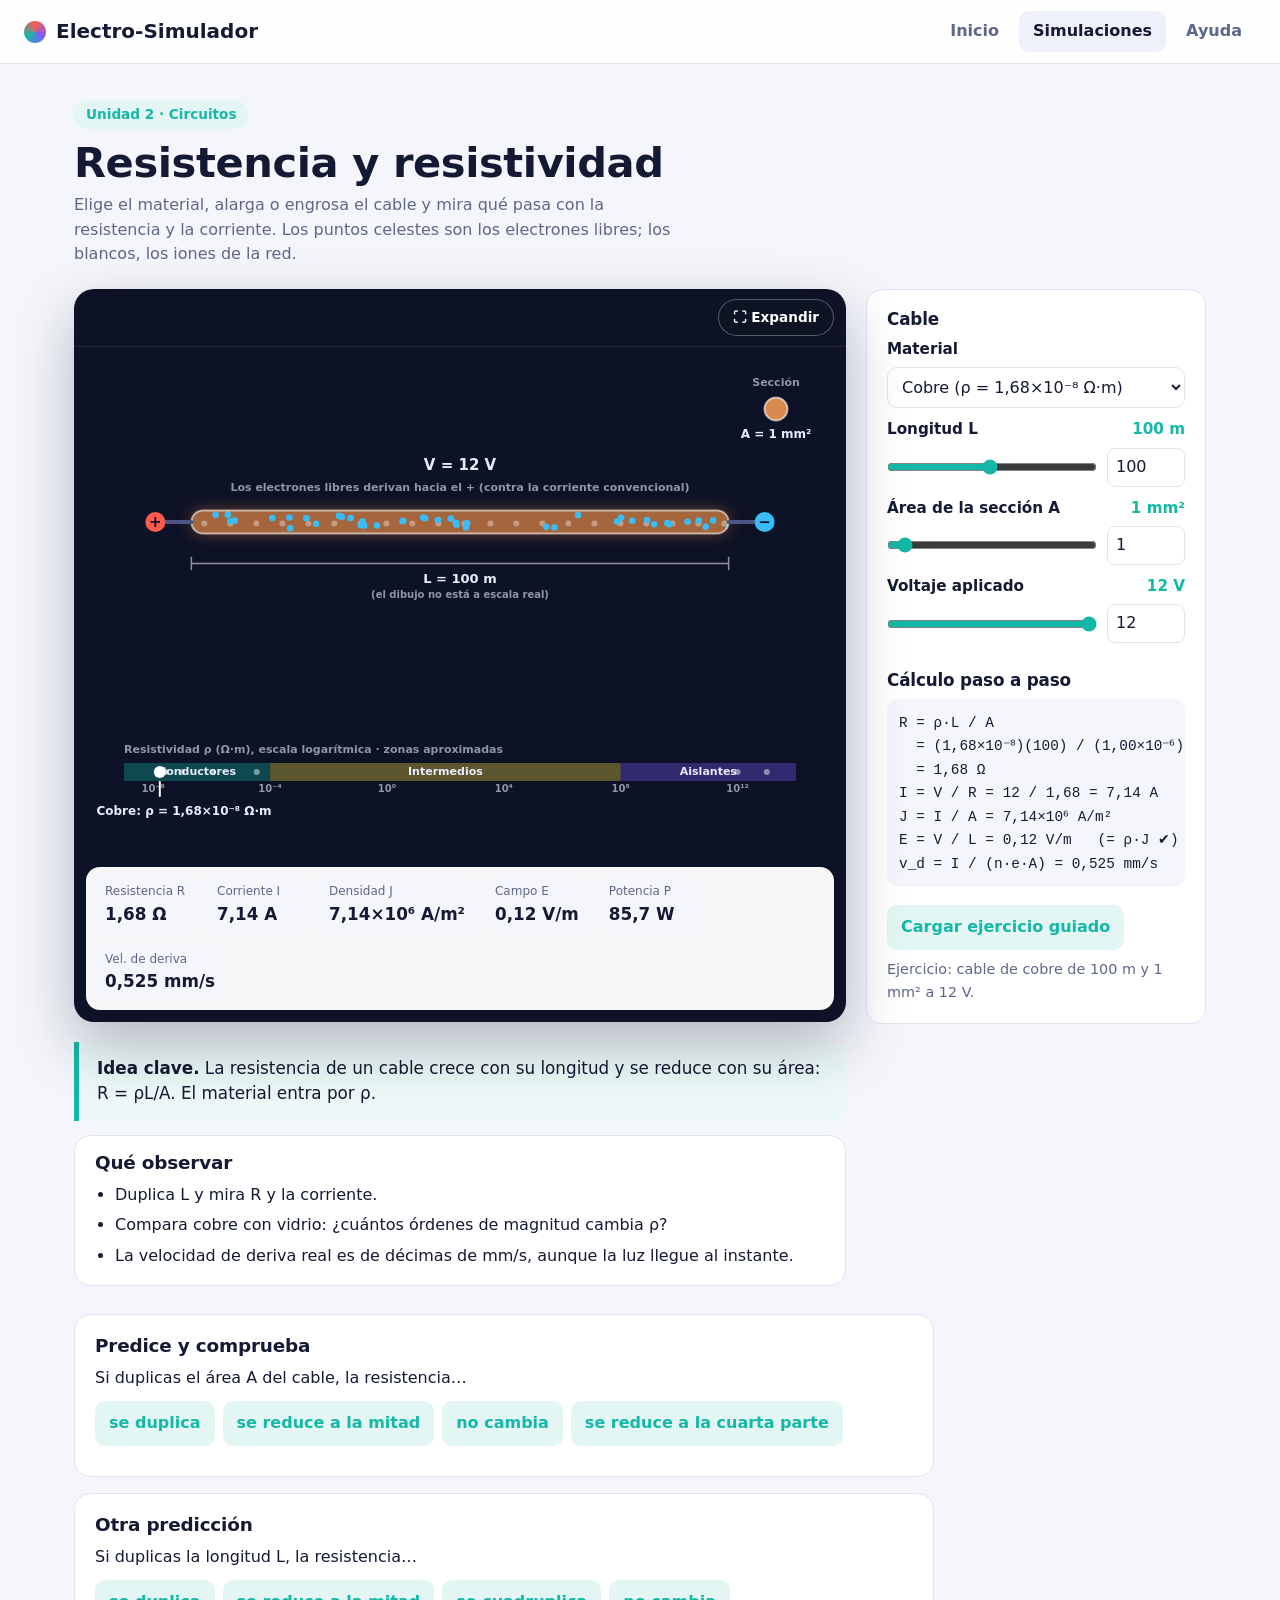
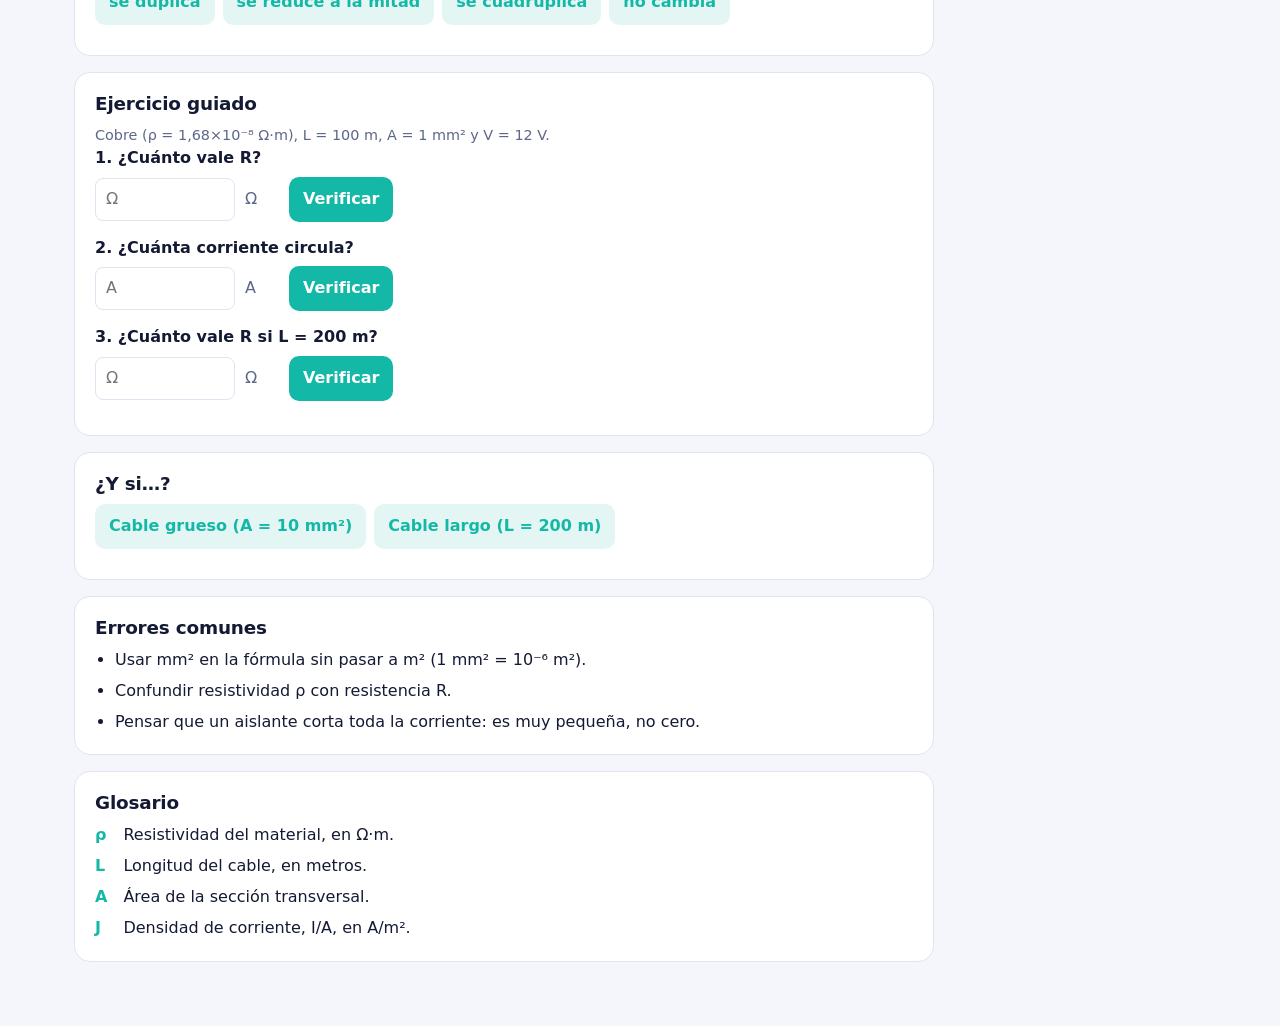
<file: simuladores/resistencia.html>
<!doctype html>
<html lang="es">
<head>
  <meta charset="utf-8">
  <meta name="viewport" content="width=device-width, initial-scale=1">
  <title>Resistencia y resistividad · Electro-simulador</title>
  
  <link rel="stylesheet" href="../css/base.css">
  <link rel="stylesheet" href="../css/navbar.css">
  <link rel="stylesheet" href="../css/pages.css">
</head>
<body data-root="../" data-page="sim">
  <main class="container" data-unit="2">
    <header class="sim-head">
      <span class="chip">Unidad 2 · Circuitos</span>
      <h1>Resistencia y resistividad</h1>
      <p>Elige el material, alarga o engrosa el cable y mira qué pasa con la resistencia y la corriente. Los puntos celestes son los electrones libres; los blancos, los iones de la red.</p>
    </header>

    <section class="sim-layout">
      <div class="sim-main">
        <div class="stage"><canvas id="stage" aria-label="Cable con electrones libres y escala de resistividad"></canvas></div>
        <div class="sim-notes" id="didactic-top"></div>
      </div>

      <aside class="panel">
        <div>
          <h3>Cable</h3>
          <div class="ctrl"><label for="mat">Material</label><select id="mat"></select></div>
          <div class="ctrl"><label for="L">Longitud L <output id="Lv"></output></label>
            <input id="L" type="range" min="5" max="200" step="5" value="100"></div>
          <div class="ctrl"><label for="A">Área de la sección A <output id="Av"></output></label>
            <input id="A" type="range" min="0.5" max="10" step="0.5" value="1"></div>
          <div class="ctrl"><label for="V">Voltaje aplicado <output id="Vv"></output></label>
            <input id="V" type="range" min="1" max="12" step="1" value="12"></div>
        </div>

        <div class="readout">
          <div class="stat"><span>Resistencia R</span><b id="R">–</b></div>
          <div class="stat"><span>Corriente I</span><b id="I">–</b></div>
          <div class="stat"><span>Densidad J</span><b id="J">–</b></div>
          <div class="stat"><span>Campo E</span><b id="E">–</b></div>
          <div class="stat"><span>Potencia P</span><b id="P">–</b></div>
          <div class="stat"><span>Vel. de deriva</span><b id="vd">–</b></div>
        </div>
        <p class="warn" id="warn" hidden></p>

        <div>
          <h3>Cálculo paso a paso</h3>
          <div class="formula"><code id="formula" style="white-space:pre"></code></div>
        </div>

        <div>
          <button class="btn ghost" id="exercise" type="button">Cargar ejercicio guiado</button>
          <p class="hint" style="margin-top:8px" id="exhint">Ejercicio: cable de cobre de 100 m y 1 mm² a 12 V.</p>
        </div>
      </aside>
    </section>
  <section id="didactic" class="didactic" aria-label="Guía de aprendizaje"></section>
  <script type="application/json" id="didactic-data">{"idea": "La resistencia de un cable crece con su longitud y se reduce con su área: R = ρL/A. El material entra por ρ.", "observe": ["Duplica L y mira R y la corriente.", "Compara cobre con vidrio: ¿cuántos órdenes de magnitud cambia ρ?", "La velocidad de deriva real es de décimas de mm/s, aunque la luz llegue al instante."], "predict": [{"q": "Si duplicas el área A del cable, la resistencia…", "options": ["se duplica", "se reduce a la mitad", "no cambia", "se reduce a la cuarta parte"], "correct": 1, "why": "R es inversamente proporcional a A.", "try": {"label": "Probarlo: A = 2 mm²", "set": {"A": 2}}}, {"q": "Si duplicas la longitud L, la resistencia…", "options": ["se duplica", "se reduce a la mitad", "se cuadruplica", "no cambia"], "correct": 0, "why": "R es directamente proporcional a L.", "try": {"label": "Probarlo: L = 200 m", "set": {"L": 200}}}], "stepsIntro": "Cobre (ρ = 1,68×10⁻⁸ Ω·m), L = 100 m, A = 1 mm² y V = 12 V.", "steps": [{"q": "¿Cuánto vale R?", "answer": 1.68, "unit": "Ω", "hint": "A = 1 mm² = 10⁻⁶ m². R = ρL/A.", "sol": "R = 1,68×10⁻⁸ · 100 / 10⁻⁶ = 1,68 Ω."}, {"q": "¿Cuánta corriente circula?", "answer": 7.143, "unit": "A", "hint": "I = V/R = 12 / 1,68.", "sol": "I ≈ 7,14 A."}, {"q": "¿Cuánto vale R si L = 200 m?", "answer": 3.36, "unit": "Ω", "hint": "Doble longitud, doble resistencia.", "sol": "R = 3,36 Ω."}], "challenges": [{"label": "Cable grueso (A = 10 mm²)", "set": {"A": 10}, "note": "R baja a 0,168 Ω y la corriente sube 10 veces."}, {"label": "Cable largo (L = 200 m)", "set": {"L": 200, "A": 1}, "note": "R = 3,36 Ω: la corriente baja a la mitad."}], "mistakes": ["Usar mm² en la fórmula sin pasar a m² (1 mm² = 10⁻⁶ m²).", "Confundir resistividad ρ con resistencia R.", "Pensar que un aislante corta toda la corriente: es muy pequeña, no cero."], "glossary": {"ρ": "Resistividad del material, en Ω·m.", "L": "Longitud del cable, en metros.", "A": "Área de la sección transversal.", "J": "Densidad de corriente, I/A, en A/m²."}}</script>
  </main>
  <script src="../js/data/sims.js"></script>
  <script src="../js/components/navbar.js"></script>
  <script src="../js/core/engine.js"></script>
  <script src="../js/core/theme.js"></script>
  <script src="../js/core/draw.js"></script>
  <script src="../js/core/constants.js"></script>
  <script src="../js/core/materials.js"></script>
  <script src="../js/core/format.js"></script>
  <script src="../js/sims/resistencia.js"></script>
  <script src="../js/components/numeric.js"></script>
  <script src="../js/components/expand.js"></script>
  <script src="../js/components/didactic.js"></script>
</body>
</html>
</file>
<file: css/base.css>
:root{
  --bg:#f4f6fb; --ink:#141a33; --muted:#5d6788; --line:#dfe4f1; --panel:#ffffff;
  --stage:#0e1226;
  --u1:#ff5a4e; --u2:#14b8a6; --u3:#7c5cff;
  --pos:#ff5a4e; --neg:#38bdf8;
  --accent:var(--u1);
  --nav-h:64px;
  --font-display:"Segoe UI",system-ui,sans-serif;
  --font-body:"Segoe UI",system-ui,sans-serif;
}
[data-unit="1"]{--accent:var(--u1)}
[data-unit="2"]{--accent:var(--u2)}
[data-unit="3"]{--accent:var(--u3)}

*{box-sizing:border-box;margin:0;padding:0}
html{scroll-behavior:smooth}
body{font-family:var(--font-body);background:var(--bg);color:var(--ink);line-height:1.55;min-height:100vh}
h1,h2,h3{font-family:var(--font-display);line-height:1.15;letter-spacing:-.01em}
a{color:inherit;text-decoration:none}
button{font:inherit;cursor:pointer}
:focus-visible{outline:3px solid var(--accent);outline-offset:2px;border-radius:6px}
.container{max-width:1180px;margin:0 auto;padding:28px 24px 64px}
.chip{display:inline-flex;align-items:center;gap:6px;font-size:.85rem;font-weight:600;
  color:var(--accent);background:color-mix(in srgb,var(--accent) 12%,white);padding:4px 12px;border-radius:999px}
@media (prefers-reduced-motion:reduce){*{animation:none!important;transition:none!important}}
</file>
<file: css/navbar.css>
.nav{position:sticky;top:0;z-index:50;height:var(--nav-h);background:rgba(255,255,255,.9);
  backdrop-filter:blur(10px);border-bottom:1px solid var(--line);display:flex;align-items:center;
  justify-content:space-between;padding:0 24px}
.brand{font-family:var(--font-display);font-weight:800;font-size:1.25rem;display:flex;align-items:center;gap:10px}
.brand-mark{width:22px;height:22px;border-radius:50%;
  background:conic-gradient(var(--u1),var(--u3),var(--u2),var(--u1))}
.nav-links{display:flex;align-items:center;gap:6px}
.nav-link,.dd-btn{background:none;border:0;padding:8px 14px;border-radius:10px;font-weight:600;color:var(--muted)}
.nav-link:hover,.dd-btn:hover,.nav-link.active,.dd-btn.active{color:var(--ink);background:#eef1fa}
.dropdown{position:relative}
.dd-menu{position:absolute;right:0;top:calc(100% + 8px);width:min(620px,92vw);background:#fff;
  border:1px solid var(--line);border-radius:16px;padding:18px;display:none;
  grid-template-columns:repeat(3,1fr);gap:18px;box-shadow:0 20px 50px rgba(20,26,51,.14)}
.dropdown.open .dd-menu{display:grid}
.dd-group h4{font-size:.85rem;color:var(--muted);margin-bottom:8px;display:flex;align-items:center;gap:8px}
.dot{width:10px;height:10px;border-radius:50%;background:var(--c)}
.dd-item{display:block;padding:7px 10px;border-radius:8px;font-size:.95rem;font-weight:500}
a.dd-item:hover{background:color-mix(in srgb,var(--c) 12%,white)}
.dd-item.soon{color:#a2aac6;cursor:default}
.dd-item small{font-size:.75rem;margin-left:6px;color:#a2aac6}
@media (max-width:720px){
  .dd-menu{grid-template-columns:1fr;right:-60px;max-height:70vh;overflow:auto}
  .brand span.name{display:none}
}
</file>
<file: css/pages.css>
/* Inicio*/
.hero{padding:48px 0 32px;max-width:760px}
.hero h1{font-size:clamp(2.4rem,6vw,4rem);font-weight:800}
.hero p{color:var(--muted);font-size:1.15rem;margin-top:16px;max-width:56ch}
.unit-block{margin-top:40px}
.unit-block h2{font-size:1.4rem;display:flex;align-items:center;gap:10px;margin-bottom:14px}
.sim-grid{display:grid;grid-template-columns:repeat(auto-fill,minmax(230px,1fr));gap:14px}
.sim-card{background:var(--panel);border:1px solid var(--line);border-radius:14px;padding:18px;
  border-top:4px solid var(--c);display:flex;flex-direction:column;gap:6px;transition:transform .15s}
a.sim-card:hover{transform:translateY(-3px)}
.sim-card .ico{font-size:1.6rem}
.sim-card h3{font-size:1.05rem}
.sim-card p{font-size:.9rem;color:var(--muted)}
.sim-card.soon{opacity:.55}

/* Páginas de simulación */
.sim-head{margin:8px 0 22px}
.sim-head h1{font-size:clamp(1.8rem,4vw,2.6rem);margin:10px 0 6px}
.sim-head p{color:var(--muted);max-width:60ch}
.sim-layout{display:grid;grid-template-columns:minmax(0,1fr) 340px;gap:20px;align-items:start}
.stage{background:var(--stage);border-radius:20px;overflow:hidden;
  box-shadow:0 24px 60px rgba(14,18,38,.28);display:flex;flex-direction:column;min-width:0}
.stage canvas{display:block;width:100%;height:520px;flex:0 0 auto;touch-action:none;cursor:default}
.panel{background:var(--panel);border:1px solid var(--line);border-radius:16px;padding:20px;
  display:flex;flex-direction:column;gap:18px}
.panel h3{font-size:1.05rem;margin-bottom:8px}
.ctrl{display:grid;gap:6px;margin-bottom:10px}
.ctrl label{display:flex;justify-content:space-between;font-weight:600;font-size:.95rem}
.ctrl output{font-variant-numeric:tabular-nums;color:var(--accent)}
input[type=range]{width:100%;accent-color:var(--accent)}
.readout{display:grid;grid-template-columns:1fr 1fr;gap:10px}
.stat{background:#f4f6fb;border-radius:12px;padding:10px 12px}
.stat span{display:block;font-size:.8rem;color:var(--muted)}
.stat b{font-family:var(--font-display);font-size:1.3rem}
.formula{background:#f4f6fb;border-radius:12px;padding:12px;font-size:.95rem;overflow-x:auto}
.formula code{font-family:ui-monospace,Consolas,monospace;font-size:.9rem}
.btn{background:var(--accent);color:#fff;border:0;border-radius:10px;padding:10px 14px;font-weight:600}
.btn.ghost{background:color-mix(in srgb,var(--accent) 12%,white);color:var(--accent)}
.hint{font-size:.9rem;color:var(--muted)}
@media (max-width:900px){.sim-layout{grid-template-columns:minmax(0,1fr)}.stage canvas{height:400px}}

/* Ayuda */
.help-grid{display:grid;grid-template-columns:repeat(auto-fill,minmax(240px,1fr));gap:14px;margin-top:16px}
.person{background:var(--panel);border:1px solid var(--line);border-radius:14px;padding:18px}
.person b{font-family:var(--font-display);font-size:1.1rem;display:block}
.person span{color:var(--muted);font-size:.9rem}

/* Tablas del panel (circuitos) */
.tbl{width:100%;border-collapse:collapse;font-size:.85rem;font-variant-numeric:tabular-nums}
.tbl th{color:var(--muted);font-weight:500;text-align:right;padding:2px 4px}
.tbl td{text-align:right;padding:4px;border-top:1px solid var(--line)}
.tbl td:first-child,.tbl th:first-child{text-align:left;font-weight:700}
.seg{display:flex;gap:8px;flex-wrap:wrap}

/* Modo práctica */
.ans{display:grid;grid-template-columns:auto 1fr auto 1.2em;gap:8px;align-items:center;margin:8px 0 12px}
.ans b{font-family:var(--font-display)}
.ans input{width:100%;padding:7px 10px;border:1px solid var(--line);border-radius:8px;font:inherit;background:#fff;color:var(--ink)}
.ans span{color:var(--muted);font-size:.9rem}
.ans .st{font-weight:700;color:var(--accent)}
.chk{display:flex;gap:8px;align-items:center;font-size:.95rem;margin-bottom:6px}
details summary{cursor:pointer;font-weight:600;margin-bottom:8px}

/* Selector de material */
select{width:100%;padding:9px 10px;border:1px solid var(--line);border-radius:10px;font:inherit;background:#fff;color:var(--ink)}
.warn{background:color-mix(in srgb,var(--u1) 12%,white);color:#9a2f24;border-radius:10px;padding:10px 12px;font-size:.9rem}

/* Contenedores que se muestran/ocultan (pestañas) */
.stack{display:flex;flex-direction:column;gap:18px}
.stack[hidden]{display:none}

/* Columna izquierda: simulación + «Idea clave» y «Qué observar» debajo */
.sim-main{display:flex;flex-direction:column;gap:20px;min-width:0}
.sim-notes{display:grid;gap:14px}
.sim-notes:empty{display:none}
.sim-notes .dz-idea{font-size:1.05rem;padding:14px 18px}
.sim-notes .dz-block{padding:16px 20px}
@media (max-width:900px){.sim-main{display:contents}.sim-notes{order:3}}

/* entradas numéricas junto a los deslizadores */
.rowin{display:flex;align-items:center;gap:10px}
.rowin input[type=range]{flex:1;min-width:0}
.num{width:78px;padding:6px 8px;border:1px solid var(--line);border-radius:8px;font:inherit;font-variant-numeric:tabular-nums;background:#fff;color:var(--ink)}

/* guía didáctica */
.didactic{margin-top:28px;display:grid;gap:16px;max-width:860px}
.dz-idea{font-size:1.15rem;line-height:1.5;padding:16px 20px;border-left:5px solid var(--accent);background:color-mix(in srgb,var(--accent) 8%,white);border-radius:0 12px 12px 0}
.dz-block{background:var(--panel);border:1px solid var(--line);border-radius:16px;padding:20px}
.dz-block h2{font-size:1.15rem;margin-bottom:10px}
.dz-list{padding-left:20px;display:grid;gap:6px}
.dz-opts{display:flex;flex-wrap:wrap;gap:8px;margin:10px 0}
.dz-opts .btn.good{background:#16a34a;color:#fff}
.dz-opts .btn.bad{background:#dc2626;color:#fff}
.dz-out{margin-top:8px;font-size:.95rem}
.dz-out:empty{display:none}
.dz-step{margin-bottom:14px}
.dz-step label{display:block;font-weight:600;margin-bottom:6px}
.dz-line{display:flex;align-items:center;gap:10px;flex-wrap:wrap}
.dz-line input{width:140px;padding:8px 10px;border:1px solid var(--line);border-radius:8px;font:inherit}
.dz-unit{color:var(--muted);min-width:34px}
.dz-gloss{display:grid;grid-template-columns:auto 1fr;gap:6px 16px}
.dz-gloss dt{font-weight:700;color:var(--accent)}
@media (max-width:560px){.dz-gloss{grid-template-columns:1fr}.num{width:70px}}

/* Inicio */
.home-hero{display:grid;grid-template-columns:minmax(0,1fr) minmax(0,1.05fr);gap:36px;align-items:center;padding:40px 0 24px}
.home-hero h1{font-size:clamp(2.2rem,5vw,3.6rem);font-weight:800}
.home-hero p{color:var(--muted);font-size:1.1rem;margin-top:16px;max-width:52ch}
.cta-row{display:flex;gap:10px;flex-wrap:wrap;margin-top:22px}
.cta-row .btn{display:inline-block}
.home-stage{background:var(--stage);border-radius:18px;overflow:hidden}
.home-stage canvas{display:block;width:100%;height:380px;touch-action:pan-y;cursor:crosshair}
.home-hint{margin-top:10px}
.linkbtn{background:none;border:0;color:var(--accent);font-weight:700;text-decoration:underline;padding:0}
.how{margin-top:36px;max-width:860px}
.how h2,.route-h{font-size:1.5rem;margin-bottom:14px}
.how ol{counter-reset:s;display:grid;gap:12px;list-style:none}
.how li{counter-increment:s;background:var(--panel);border:1px solid var(--line);border-radius:14px;padding:16px 18px 16px 58px;position:relative}
.how li::before{content:counter(s);position:absolute;left:16px;top:14px;width:30px;height:30px;border-radius:50%;background:var(--accent);color:#fff;font-weight:700;display:grid;place-items:center}
#ruta{margin-top:44px;max-width:860px}
.route{--p:0;list-style:none;position:relative;padding-left:40px;display:grid;gap:10px}
.route::before,.route::after{content:"";position:absolute;left:11px;top:8px;width:4px;border-radius:2px}
.route::before{bottom:8px;background:var(--line)}
.route::after{height:calc((100% - 16px)*var(--p));background:linear-gradient(var(--u1),var(--u3),var(--u2))}
.route li{position:relative}
.route li::before{content:"";position:absolute;left:-37px;top:16px;width:14px;height:14px;border-radius:50%;background:var(--bg);border:3px solid var(--line);transition:border-color .3s,background .3s}
.route li.on::before{border-color:var(--u1);background:var(--u1)}
.route a,.route li>div{display:block;background:var(--panel);border:1px solid var(--line);border-radius:12px;padding:12px 16px}
.route a:hover{border-color:var(--u1)}
.route b{display:block;font-family:var(--font-display)}
.route span{color:var(--muted);font-size:.92rem}
.route li.soon{opacity:.6}
@media (max-width:860px){.home-hero{grid-template-columns:1fr}.home-stage canvas{height:300px}}

/* Catálogo */
.chips{display:flex;flex-wrap:wrap;gap:8px;margin:8px 0 4px}
.chipbtn{background:#fff;border:1px solid var(--line);border-radius:999px;padding:7px 16px;font-weight:600;color:var(--muted)}
.chipbtn[aria-pressed="true"]{background:var(--ink);border-color:var(--ink);color:#fff}
.sim-card .meta{display:flex;gap:6px;flex-wrap:wrap;margin-top:10px}
.tag{font-size:.75rem;font-weight:700;padding:2px 10px;border-radius:999px;background:color-mix(in srgb,var(--c) 14%,white);color:var(--ink)}
.tag.ghost{background:none;border:1px solid var(--line);color:var(--muted);font-weight:600}
.sim-card .req{display:block;margin-top:8px;color:var(--muted);font-size:.8rem}
.hero h2{font-size:clamp(1.8rem,4vw,2.6rem);font-weight:800}

/* Pantalla completa de la simulación */
.stage{position:relative}
.stage-bar{flex:0 0 auto;display:flex;justify-content:flex-end;align-items:center;padding:10px 12px;border-bottom:1px solid rgba(255,255,255,.08)}
.expand-btn{border:1px solid rgba(255,255,255,.3);background:rgba(15,20,35,.65);color:#fff;border-radius:999px;padding:7px 14px;font-weight:700;font-size:.85rem}
.expand-btn:hover{background:rgba(15,20,35,.85)}
.has-expanded{overflow:hidden}
.sim-layout.is-expanded{position:fixed;inset:0;z-index:1000;background:var(--bg);padding:12px;gap:12px;height:100dvh;align-items:stretch;grid-template-columns:minmax(0,1fr) 340px}
.is-expanded>.sim-main{height:100%;min-height:0}
.is-expanded .sim-notes{display:none}
.is-expanded .stage{height:100%;min-height:0;border-radius:16px}
.is-expanded .stage canvas{height:0;flex:1 1 auto;min-height:0}
.is-expanded>.panel{height:100%;overflow:auto}
@media (max-width:900px){.sim-layout.is-expanded{grid-template-columns:minmax(0,1fr);grid-template-rows:minmax(0,62%) minmax(0,1fr)}}

/* Identidad */
.slogan{font-family:var(--font-display);font-size:clamp(1.15rem,2.4vw,1.5rem)!important;font-style:italic;color:var(--ink)!important;line-height:1.4}
.ods-badge{display:inline-block;margin-top:14px;padding:6px 14px;border-radius:999px;background:var(--ink);color:#fff!important;font-size:.9rem!important;font-weight:700}
.about{max-width:860px;margin-top:8px}.about h2{font-size:1.5rem;margin-bottom:10px}.about p{margin-bottom:10px}

/* Resultados dentro del recuadro: fila propia debajo del canvas (no se superponen a la simulación) */
.stage-hud{flex:0 0 auto;display:flex;flex-wrap:wrap;gap:8px;background:rgba(255,255,255,.96);border-radius:14px;margin:0 12px 12px;padding:8px;max-height:40%;overflow:auto}
.stage-hud .readout{display:flex;flex-wrap:wrap;gap:8px;margin:0}
.stage-hud .stat{min-width:104px;padding:7px 11px;margin:0}
.stage-hud .stat b{font-size:1.05rem}
.stage-hud .stat span{font-size:.75rem}
.stage-hud .stat[style*="grid-column"]{grid-column:auto}
@media (max-width:560px){.stage-hud{margin:0 8px 8px}.stage-hud .stat{min-width:92px}}

/* Pantalla completa: solo se muestra la simulación (nada más dentro de .sim-main) */
.is-expanded>.sim-main>:not(.stage){display:none!important}
.is-expanded~.didactic{display:none}

/* Animaciones del simulador de Gauss */
.anim-ctrl{display:grid;gap:8px;margin:2px 0 12px}
.anim-ctrl .check{display:flex;gap:8px;align-items:center;font-size:.9rem;font-weight:600}
.anim-ctrl .btn[aria-pressed="true"]{background:var(--accent);color:#fff}
</file>
